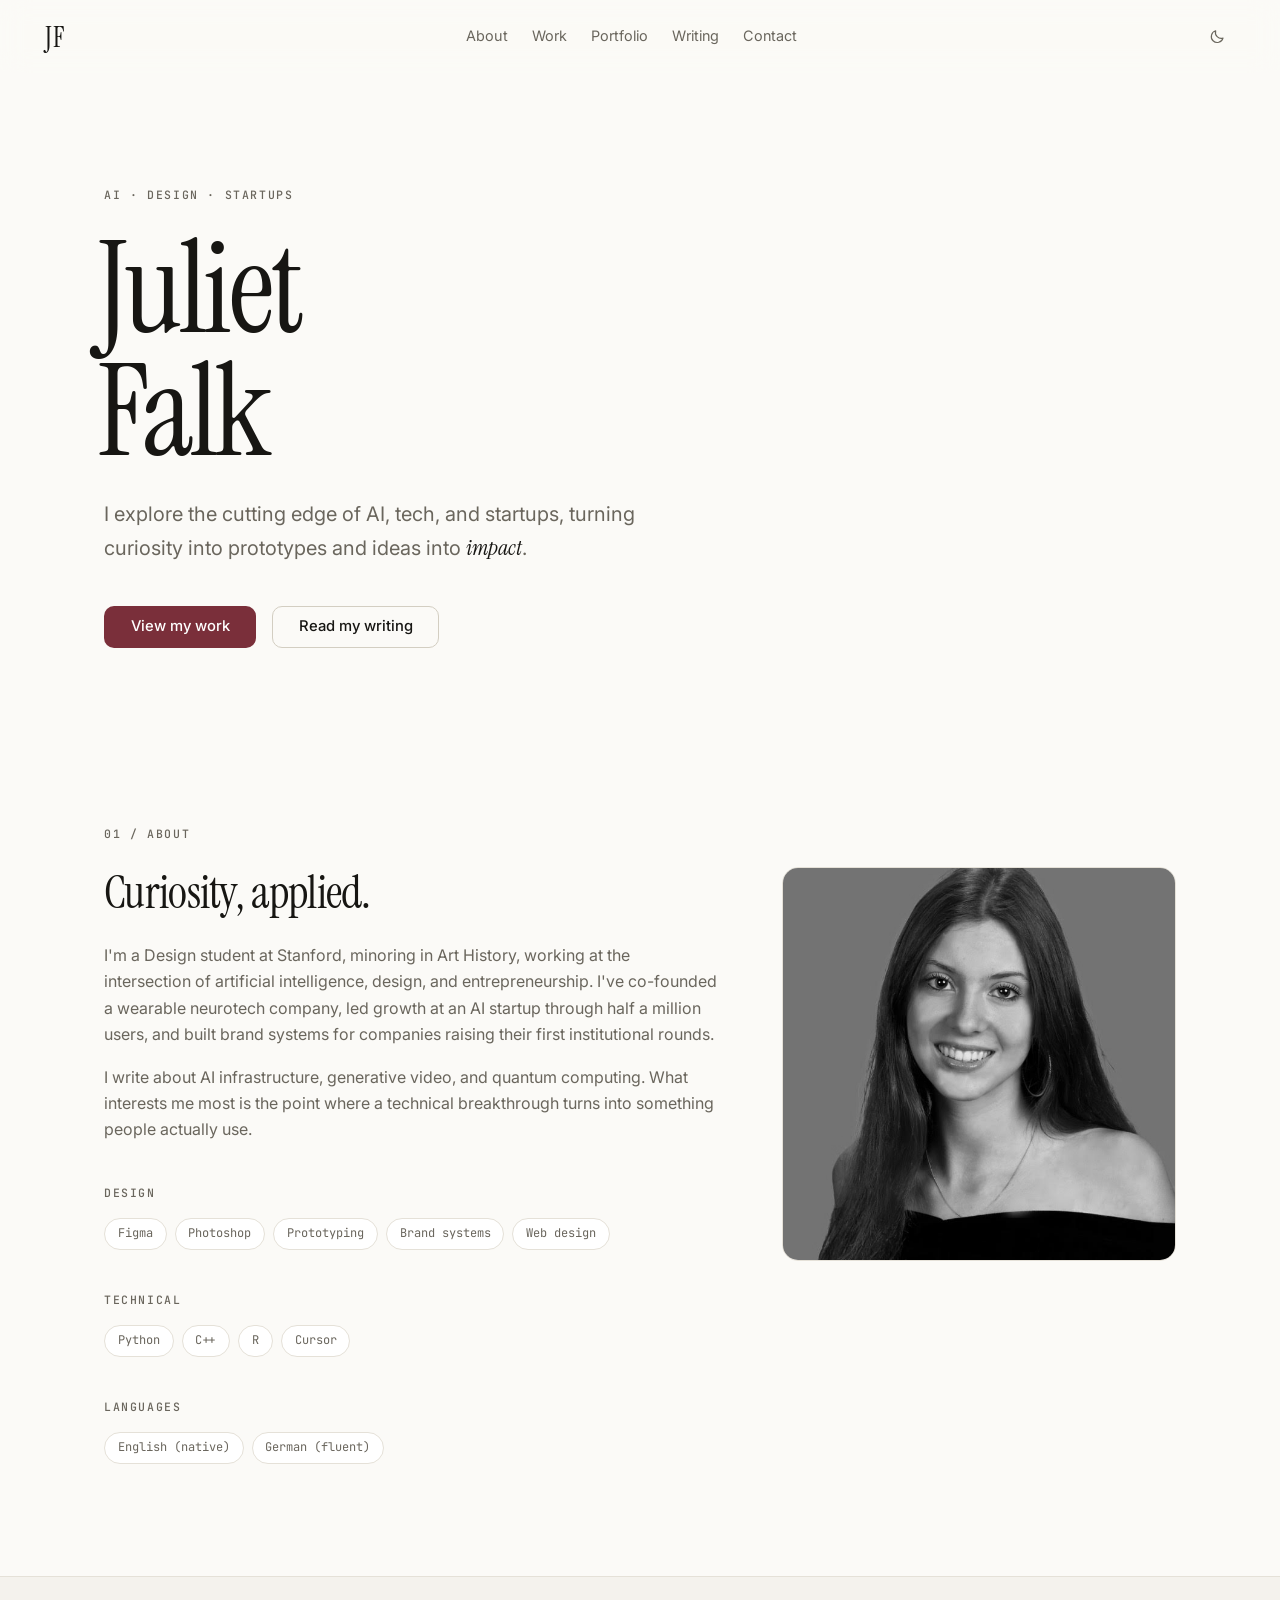
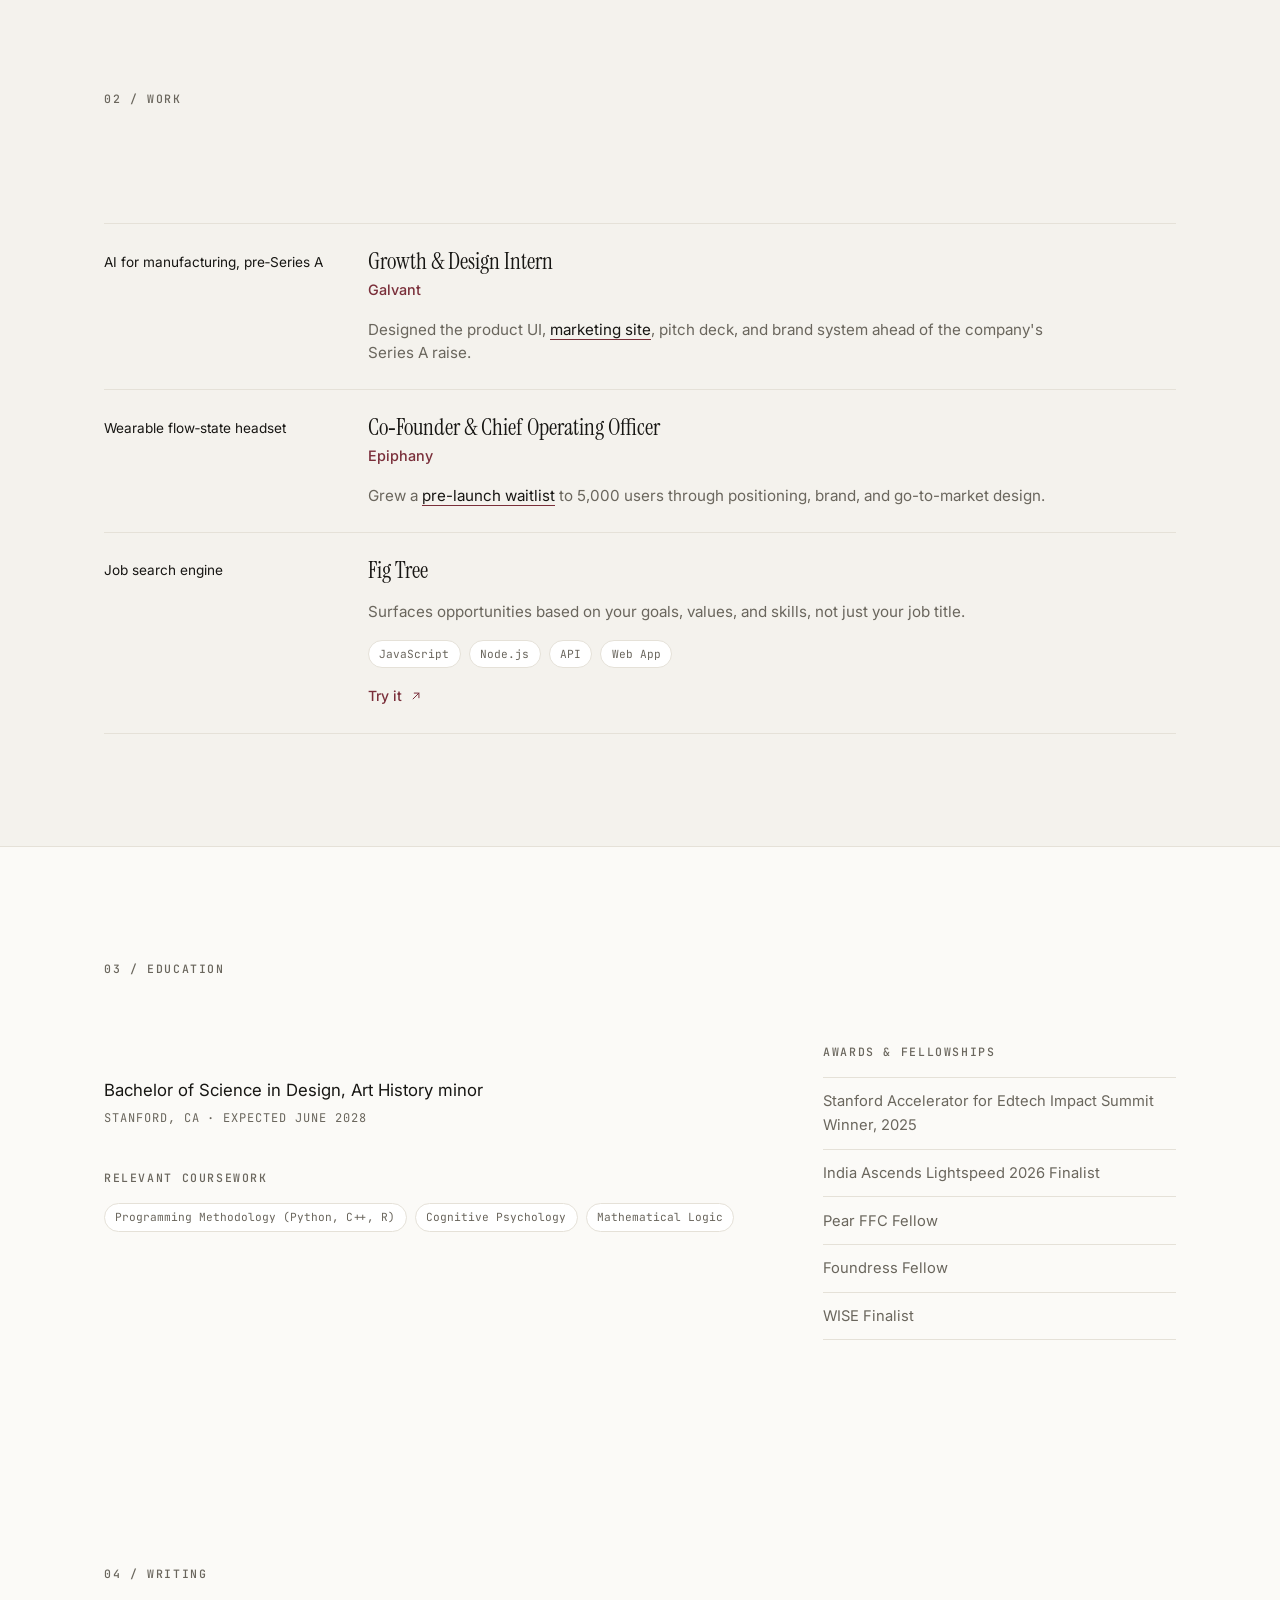
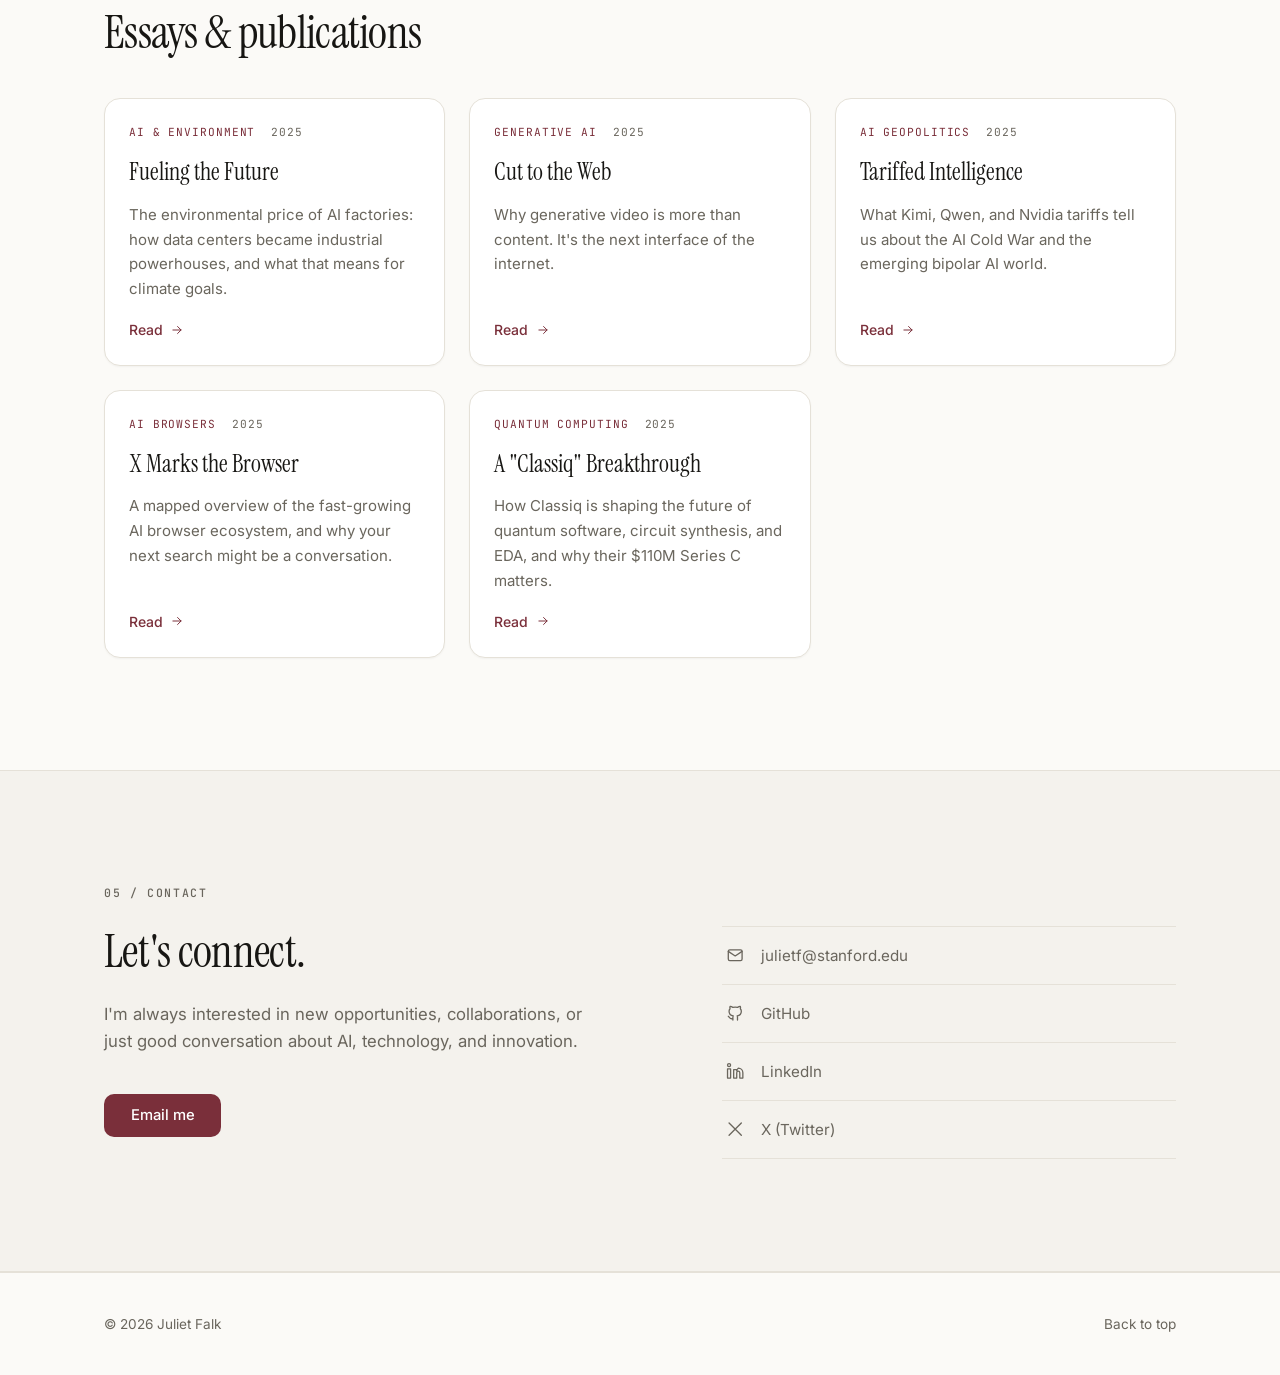
<file: index.html>
<!DOCTYPE html>
<html lang="en">
<head>
    <meta charset="UTF-8">
    <meta name="viewport" content="width=device-width, initial-scale=1.0">
    <title>Juliet Falk | AI, Design, Startups</title>
    <meta name="description" content="Juliet Falk explores the cutting edge of AI, design, and startups, turning curiosity into prototypes and ideas into impact.">
    <meta name="author" content="Juliet Falk">
    <link rel="canonical" href="https://www.julietfalk.com/">

    <meta property="og:type" content="website">
    <meta property="og:url" content="https://www.julietfalk.com/">
    <meta property="og:title" content="Juliet Falk | AI, Design, Startups">
    <meta property="og:description" content="Turning curiosity into prototypes and ideas into impact.">
    <meta property="og:image" content="https://www.julietfalk.com/images/profile.jpg">
    <meta name="twitter:card" content="summary_large_image">

    <link rel="icon" href="data:image/svg+xml,<svg xmlns='http://www.w3.org/2000/svg' viewBox='0 0 32 32'><rect width='32' height='32' rx='7' fill='%23101010'/><text x='16' y='22' font-family='Georgia,serif' font-size='16' fill='%23fafaf8' text-anchor='middle'>JF</text></svg>">

    <link rel="preconnect" href="https://fonts.googleapis.com">
    <link rel="preconnect" href="https://fonts.gstatic.com" crossorigin>
    <link href="https://fonts.googleapis.com/css2?family=Inter:wght@400;500;600&family=Instrument+Serif:ital@0;1&family=JetBrains+Mono:wght@400;500&display=swap" rel="stylesheet">
    <link rel="stylesheet" href="styles.css">

    <script>
        // Applied before first paint so a saved theme doesn't flash the wrong colors
        try {
            var saved = localStorage.getItem('theme');
            if (saved) document.documentElement.dataset.theme = saved;
        } catch (e) {}
    </script>
</head>
<body>
    <a href="#main" class="skip-link">Skip to content</a>

    <header class="nav" id="nav">
        <div class="nav-inner">
            <a href="#home" class="nav-logo" aria-label="Juliet Falk, home">JF</a>

            <nav class="nav-menu" id="nav-menu" aria-label="Primary">
                <a href="#about" class="nav-link">About</a>
                <a href="#work" class="nav-link">Work</a>
                <a href="portfolio.html" class="nav-link">Portfolio</a>
                <a href="#writing" class="nav-link">Writing</a>
                <a href="#contact" class="nav-link">Contact</a>
            </nav>

            <div class="nav-actions">
                <button class="theme-toggle" id="theme-toggle" type="button" aria-label="Switch color theme">
                    <svg class="icon icon-sun" viewBox="0 0 24 24" aria-hidden="true"><circle cx="12" cy="12" r="4.5"/><path d="M12 2v2.5M12 19.5V22M2 12h2.5M19.5 12H22M4.9 4.9l1.8 1.8M17.3 17.3l1.8 1.8M19.1 4.9l-1.8 1.8M6.7 17.3l-1.8 1.8"/></svg>
                    <svg class="icon icon-moon" viewBox="0 0 24 24" aria-hidden="true"><path d="M20 14.5A8.5 8.5 0 0 1 9.5 4a8.5 8.5 0 1 0 10.5 10.5z"/></svg>
                </button>

                <button class="nav-toggle" id="nav-toggle" type="button" aria-label="Menu" aria-expanded="false" aria-controls="nav-menu">
                    <span class="bar"></span>
                    <span class="bar"></span>
                </button>
            </div>
        </div>
    </header>

    <main id="main">
        <section id="home" class="hero">
            <div class="container">
                <p class="eyebrow">AI &middot; Design &middot; Startups</p>

                <h1 class="hero-title">Juliet<br>Falk</h1>

                <p class="lede">
                    I explore the cutting edge of AI, tech, and startups, turning
                    curiosity into prototypes and ideas into <em>impact</em>.
                </p>

                <div class="hero-actions">
                    <a href="#work" class="btn btn-primary">View my work</a>
                    <a href="#writing" class="btn btn-ghost">Read my writing</a>
                </div>
            </div>
        </section>

        <section id="about" class="section">
            <div class="container">
                <p class="eyebrow">01 / About</p>
                <div class="about-grid">
                    <div class="about-copy">
                        <h2 class="section-title">Curiosity, applied.</h2>
                        <p>
                            I'm a Design student at Stanford, minoring in Art History, working
                            at the intersection of artificial intelligence, design, and
                            entrepreneurship. I've co-founded a wearable neurotech company, led
                            growth at an AI startup through half a million users, and built brand
                            systems for companies raising their first institutional rounds.
                        </p>
                        <p>
                            I write about AI infrastructure, generative video, and quantum
                            computing. What interests me most is the point where a technical
                            breakthrough turns into something people actually use.
                        </p>

                        <h3 class="micro-title">Design</h3>
                        <ul class="tags">
                            <li>Figma</li>
                            <li>Photoshop</li>
                            <li>Prototyping</li>
                            <li>Brand systems</li>
                            <li>Web design</li>
                        </ul>

                        <h3 class="micro-title">Technical</h3>
                        <ul class="tags">
                            <li>Python</li>
                            <li>C++</li>
                            <li>R</li>
                            <li>Cursor</li>
                        </ul>

                        <h3 class="micro-title">Languages</h3>
                        <ul class="tags">
                            <li>English (native)</li>
                            <li>German (fluent)</li>
                        </ul>
                    </div>

                    <figure class="about-figure">
                        <img src="images/profile.jpg" alt="Portrait of Juliet Falk" width="648" height="648" loading="lazy" decoding="async">
                    </figure>
                </div>
            </div>
        </section>

        <section id="work" class="section section-alt">
            <div class="container">
                <p class="eyebrow">02 / Work</p>
                <h2 class="section-title">Projects &amp; experience</h2>

                <ol class="exp-list">
                    <li class="exp-item">
                        <div class="exp-when">
                            <span class="exp-note">AI for manufacturing, pre&#8209;Series&nbsp;A</span>
                        </div>
                        <div class="exp-what">
                            <h3 class="exp-role">Growth &amp; Design Intern</h3>
                            <p class="exp-org">Galvant</p>
                            <ul class="exp-points">
                                <li>Designed the product UI, <a href="https://galvant.ai" target="_blank" rel="noopener">marketing site</a>, pitch deck, and brand system ahead of the company's Series A raise.</li>
                            </ul>
                        </div>
                    </li>

                    <li class="exp-item">
                        <div class="exp-when">
                            <span class="exp-note">Wearable flow&#8209;state headset</span>
                        </div>
                        <div class="exp-what">
                            <h3 class="exp-role">Co&#8209;Founder &amp; Chief Operating Officer</h3>
                            <p class="exp-org">Epiphany</p>
                            <ul class="exp-points">
                                <li>Grew a <a href="https://epiphanywaitlist.com/" target="_blank" rel="noopener">pre-launch waitlist</a> to 5,000 users through positioning, brand, and go-to-market design.</li>
                            </ul>
                        </div>
                    </li>

                    <li class="exp-item">
                        <div class="exp-when">
                            <span class="exp-note">Job search engine</span>
                        </div>
                        <div class="exp-what">
                            <h3 class="exp-role">Fig Tree</h3>
                            <ul class="exp-points">
                                <li>Surfaces opportunities based on your goals, values, and skills, not just your job title.</li>
                            </ul>
                            <ul class="tags tags-sm exp-tags">
                                <li>JavaScript</li>
                                <li>Node.js</li>
                                <li>API</li>
                                <li>Web App</li>
                            </ul>
                            <a href="https://fig-tree-pathfinder.lovable.app" class="card-link exp-link" target="_blank" rel="noopener">
                                Try it
                                <svg class="icon" viewBox="0 0 24 24" aria-hidden="true"><path d="M7 17 17 7M9 7h8v8"/></svg>
                            </a>
                        </div>
                    </li>
                </ol>
            </div>
        </section>

        <section id="education" class="section">
            <div class="container">
                <p class="eyebrow">03 / Education</p>
                <div class="edu-grid">
                    <div>
                        <h2 class="section-title">Stanford University</h2>
                        <p class="edu-degree">Bachelor of Science in Design, Art History minor</p>
                        <p class="edu-meta">Stanford, CA &middot; Expected June 2028</p>

                        <h3 class="micro-title">Relevant coursework</h3>
                        <ul class="tags tags-sm">
                            <li>Programming Methodology (Python, C++, R)</li>
                            <li>Cognitive Psychology</li>
                            <li>Mathematical Logic</li>
                        </ul>
                    </div>

                    <div>
                        <h3 class="micro-title">Awards &amp; fellowships</h3>
                        <ul class="award-list">
                            <li>Stanford Accelerator for Edtech Impact Summit Winner, 2025</li>
                            <li>India Ascends Lightspeed 2026 Finalist</li>
                            <li>Pear FFC Fellow</li>
                            <li>Foundress Fellow</li>
                            <li>WISE Finalist</li>
                        </ul>
                    </div>
                </div>
            </div>
        </section>


        <section id="writing" class="section">
            <div class="container">
                <p class="eyebrow">04 / Writing</p>
                <h2 class="section-title">Essays &amp; publications</h2>

                <div class="card-grid">
                    <article class="card">
                        <p class="card-meta"><span>AI &amp; Environment</span><span>2025</span></p>
                        <h3 class="card-title">Fueling the Future</h3>
                        <p class="card-body">
                            The environmental price of AI factories: how data centers became
                            industrial powerhouses, and what that means for climate goals.
                        </p>
                        <a href="https://substack.com/home/post/p-170798608" class="card-link" target="_blank" rel="noopener">
                            Read
                            <svg class="icon" viewBox="0 0 24 24" aria-hidden="true"><path d="M5 12h14M13 6l6 6-6 6"/></svg>
                        </a>
                    </article>

                    <article class="card">
                        <p class="card-meta"><span>Generative AI</span><span>2025</span></p>
                        <h3 class="card-title">Cut to the Web</h3>
                        <p class="card-body">
                            Why generative video is more than content. It's the next interface
                            of the internet.
                        </p>
                        <a href="https://substack.com/home/post/p-169783555" class="card-link" target="_blank" rel="noopener">
                            Read
                            <svg class="icon" viewBox="0 0 24 24" aria-hidden="true"><path d="M5 12h14M13 6l6 6-6 6"/></svg>
                        </a>
                    </article>

                    <article class="card">
                        <p class="card-meta"><span>AI Geopolitics</span><span>2025</span></p>
                        <h3 class="card-title">Tariffed Intelligence</h3>
                        <p class="card-body">
                            What Kimi, Qwen, and Nvidia tariffs tell us about the AI Cold War
                            and the emerging bipolar AI world.
                        </p>
                        <a href="https://substack.com/home/post/p-169175895" class="card-link" target="_blank" rel="noopener">
                            Read
                            <svg class="icon" viewBox="0 0 24 24" aria-hidden="true"><path d="M5 12h14M13 6l6 6-6 6"/></svg>
                        </a>
                    </article>

                    <article class="card">
                        <p class="card-meta"><span>AI Browsers</span><span>2025</span></p>
                        <h3 class="card-title">X Marks the Browser</h3>
                        <p class="card-body">
                            A mapped overview of the fast-growing AI browser ecosystem, and why
                            your next search might be a conversation.
                        </p>
                        <a href="https://substack.com/home/post/p-168592863" class="card-link" target="_blank" rel="noopener">
                            Read
                            <svg class="icon" viewBox="0 0 24 24" aria-hidden="true"><path d="M5 12h14M13 6l6 6-6 6"/></svg>
                        </a>
                    </article>

                    <article class="card">
                        <p class="card-meta"><span>Quantum Computing</span><span>2025</span></p>
                        <h3 class="card-title">A "Classiq" Breakthrough</h3>
                        <p class="card-body">
                            How Classiq is shaping the future of quantum software, circuit
                            synthesis, and EDA, and why their $110M Series C matters.
                        </p>
                        <a href="https://substack.com/home/post/p-167207742" class="card-link" target="_blank" rel="noopener">
                            Read
                            <svg class="icon" viewBox="0 0 24 24" aria-hidden="true"><path d="M5 12h14M13 6l6 6-6 6"/></svg>
                        </a>
                    </article>
                </div>
            </div>
        </section>

        <section id="contact" class="section section-alt">
            <div class="container">
                <p class="eyebrow">05 / Contact</p>
                <div class="contact-grid">
                    <div>
                        <h2 class="section-title">Let's connect.</h2>
                        <p class="lede lede-sm">
                            I'm always interested in new opportunities, collaborations, or just
                            good conversation about AI, technology, and innovation.
                        </p>
                        <a href="mailto:julietf@stanford.edu" class="btn btn-primary">Email me</a>
                    </div>

                    <ul class="contact-list">
                        <li>
                            <a href="mailto:julietf@stanford.edu">
                                <svg class="icon" viewBox="0 0 24 24" aria-hidden="true"><rect x="3" y="5" width="18" height="14" rx="2"/><path d="m3 7 9 6 9-6"/></svg>
                                <span>julietf@stanford.edu</span>
                            </a>
                        </li>
                        <li>
                            <a href="https://github.com/julietfalk" target="_blank" rel="noopener">
                                <svg class="icon" viewBox="0 0 24 24" aria-hidden="true"><path d="M9 19c-4.3 1.4-4.3-2.5-6-3m12 5v-3.5c0-1 .1-1.4-.5-2 2.8-.3 5.5-1.4 5.5-6a4.6 4.6 0 0 0-1.3-3.2 4.2 4.2 0 0 0-.1-3.2s-1.1-.3-3.5 1.3a12 12 0 0 0-6.2 0C6.5 2.8 5.4 3.1 5.4 3.1a4.2 4.2 0 0 0-.1 3.2A4.6 4.6 0 0 0 4 9.5c0 4.6 2.7 5.7 5.5 6-.6.6-.6 1.2-.5 2V21"/></svg>
                                <span>GitHub</span>
                            </a>
                        </li>
                        <li>
                            <a href="https://linkedin.com/in/juliet-falk" target="_blank" rel="noopener">
                                <svg class="icon" viewBox="0 0 24 24" aria-hidden="true"><path d="M16 8a6 6 0 0 1 6 6v7h-4v-7a2 2 0 0 0-4 0v7h-4v-11h4v1.5A6 6 0 0 1 16 8z"/><rect x="2" y="9" width="4" height="12"/><circle cx="4" cy="4" r="2"/></svg>
                                <span>LinkedIn</span>
                            </a>
                        </li>
                        <li>
                            <a href="https://x.com/julietfalk1543" target="_blank" rel="noopener">
                                <svg class="icon" viewBox="0 0 24 24" aria-hidden="true"><path d="M4 4l16 16M20 4L4 20"/></svg>
                                <span>X (Twitter)</span>
                            </a>
                        </li>
                    </ul>
                </div>
            </div>
        </section>
    </main>

    <footer class="footer">
        <div class="container footer-inner">
            <span>&copy; <span id="year">2026</span> Juliet Falk</span>
            <a href="#home">Back to top</a>
        </div>
    </footer>

    <script src="script.js"></script>
</body>
</html>
</file>
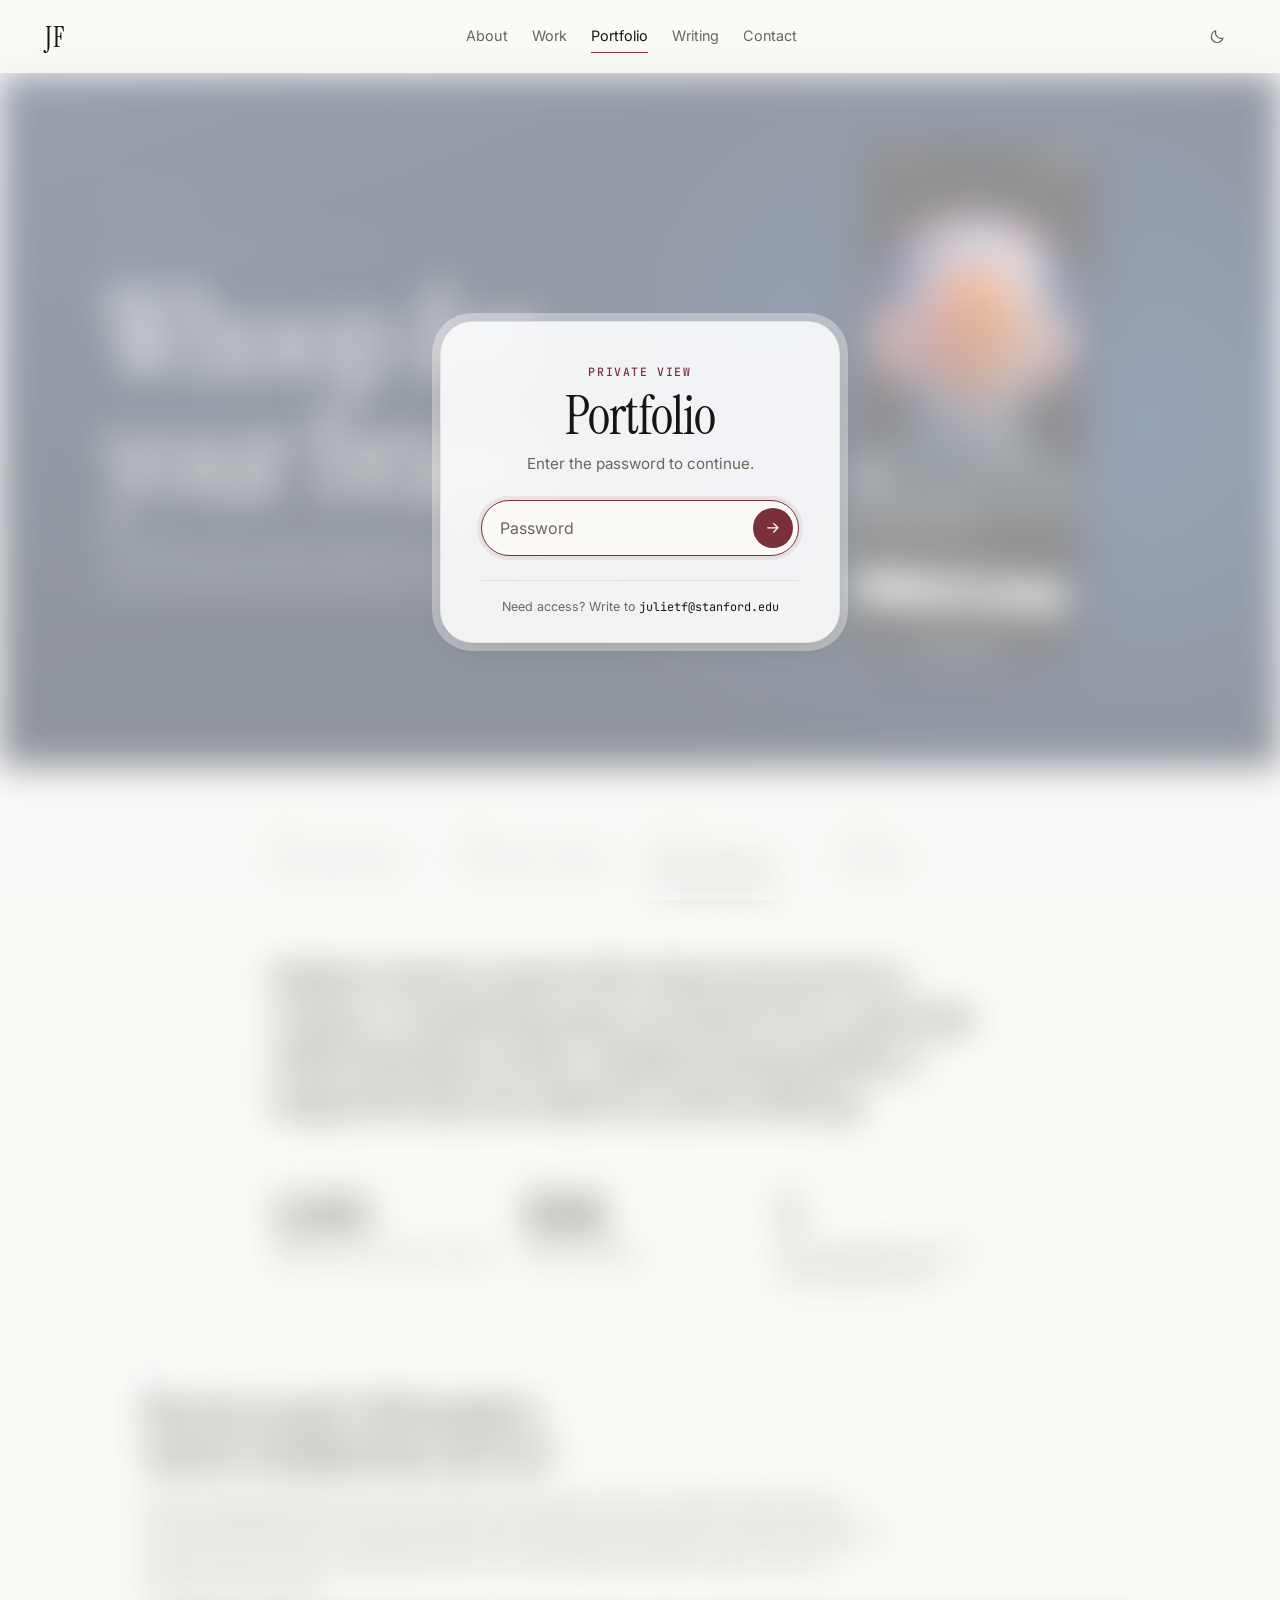
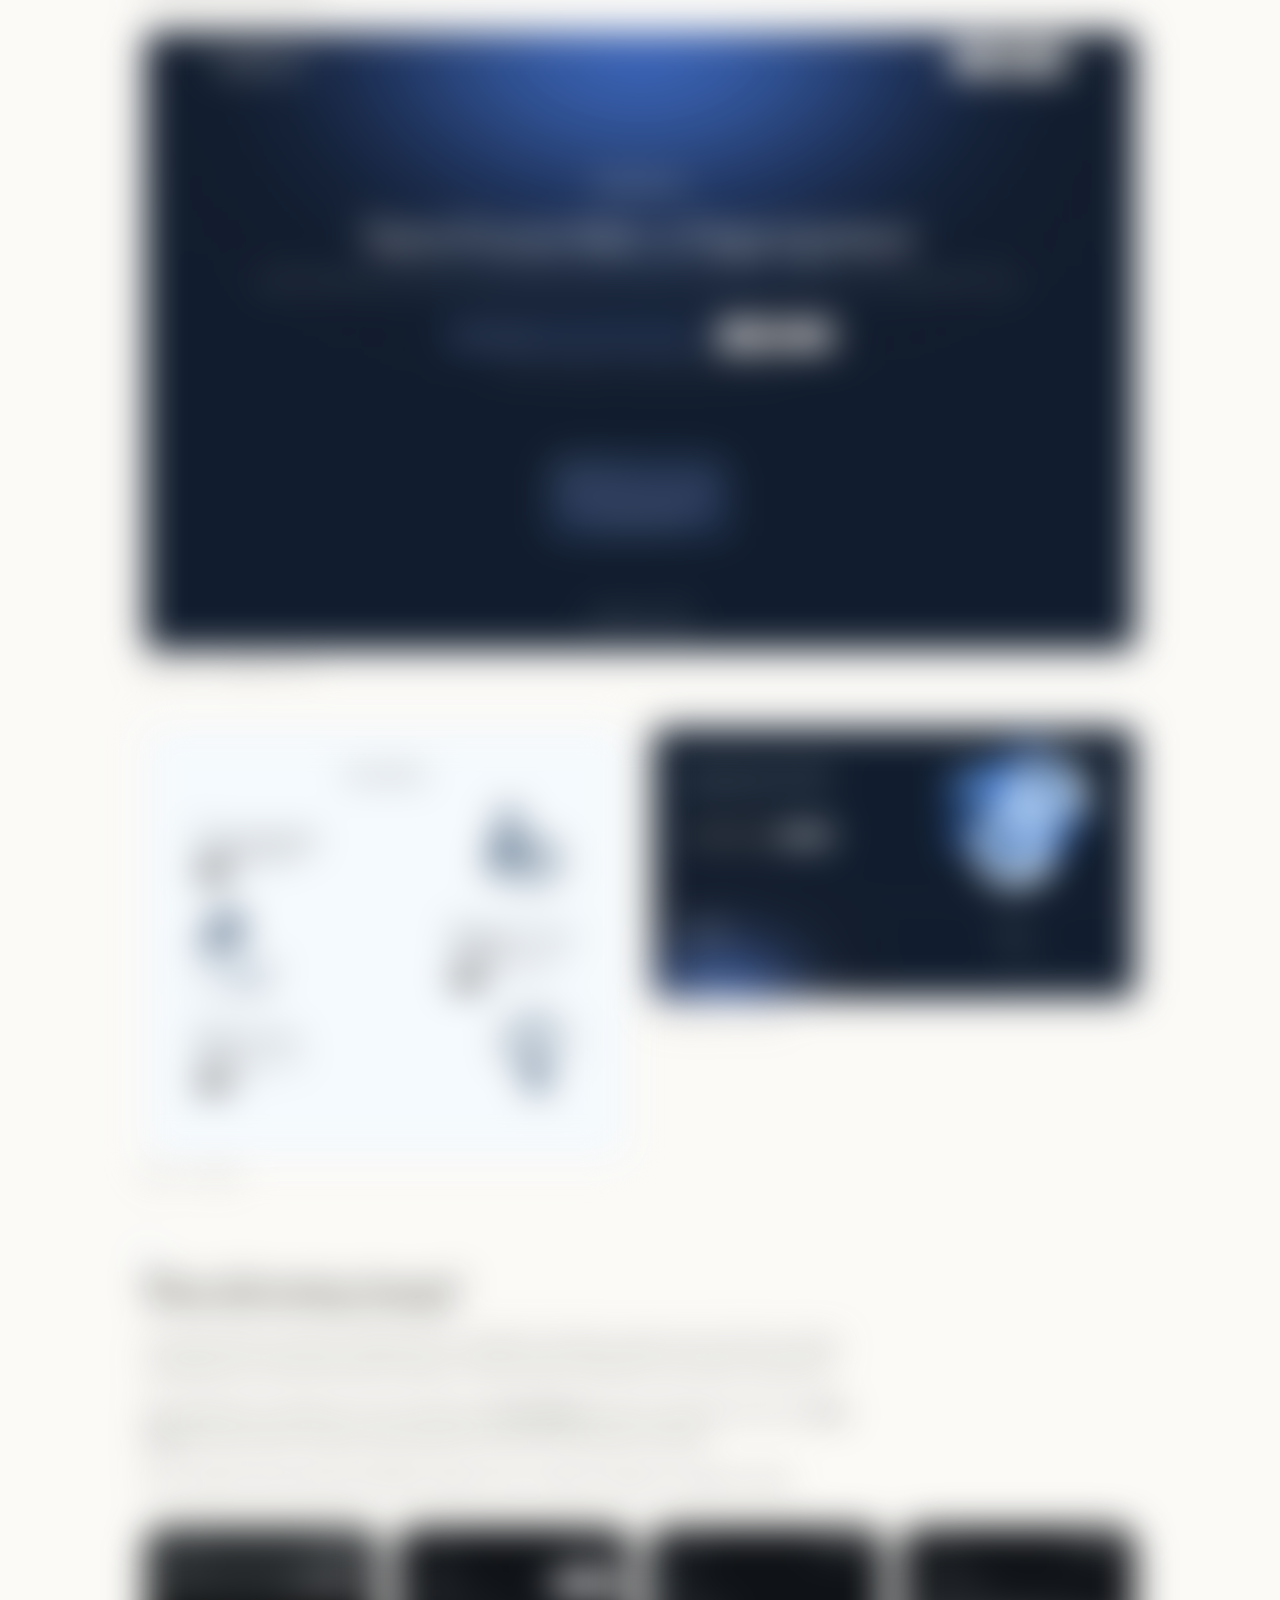
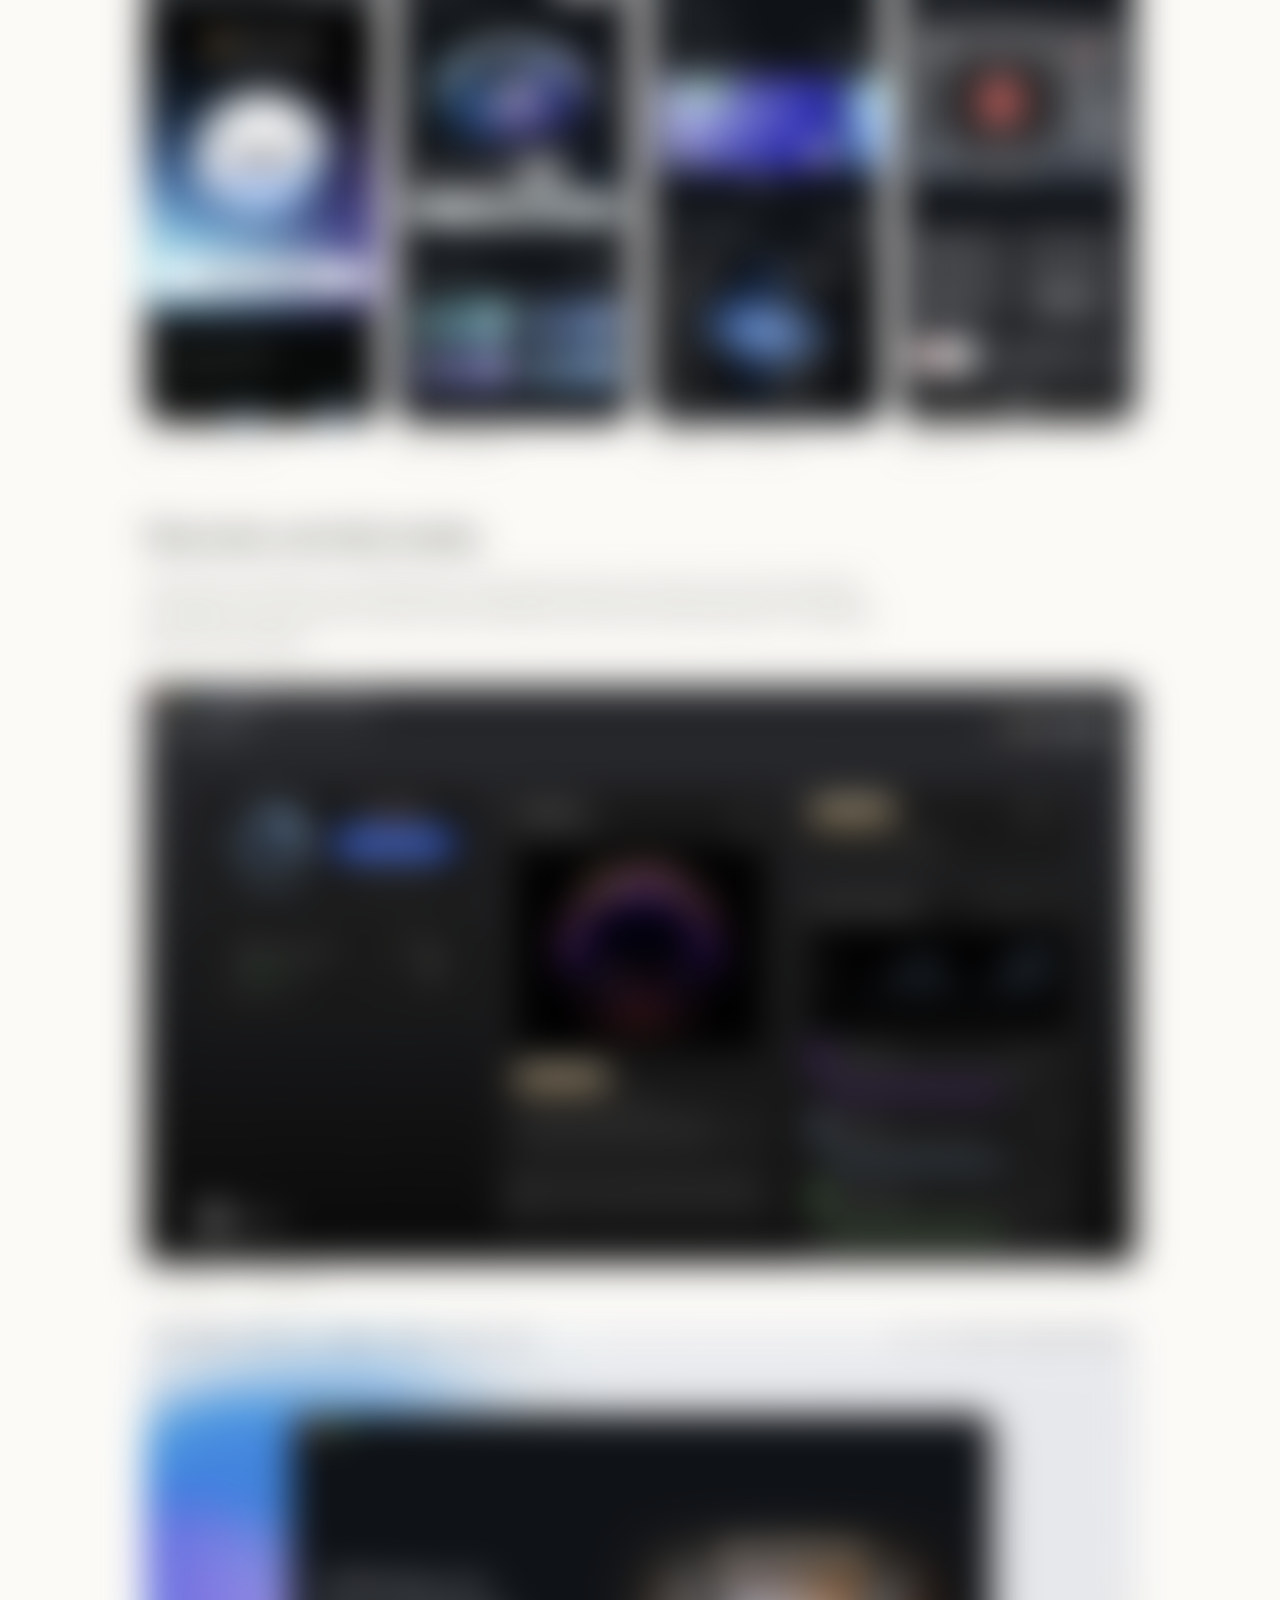
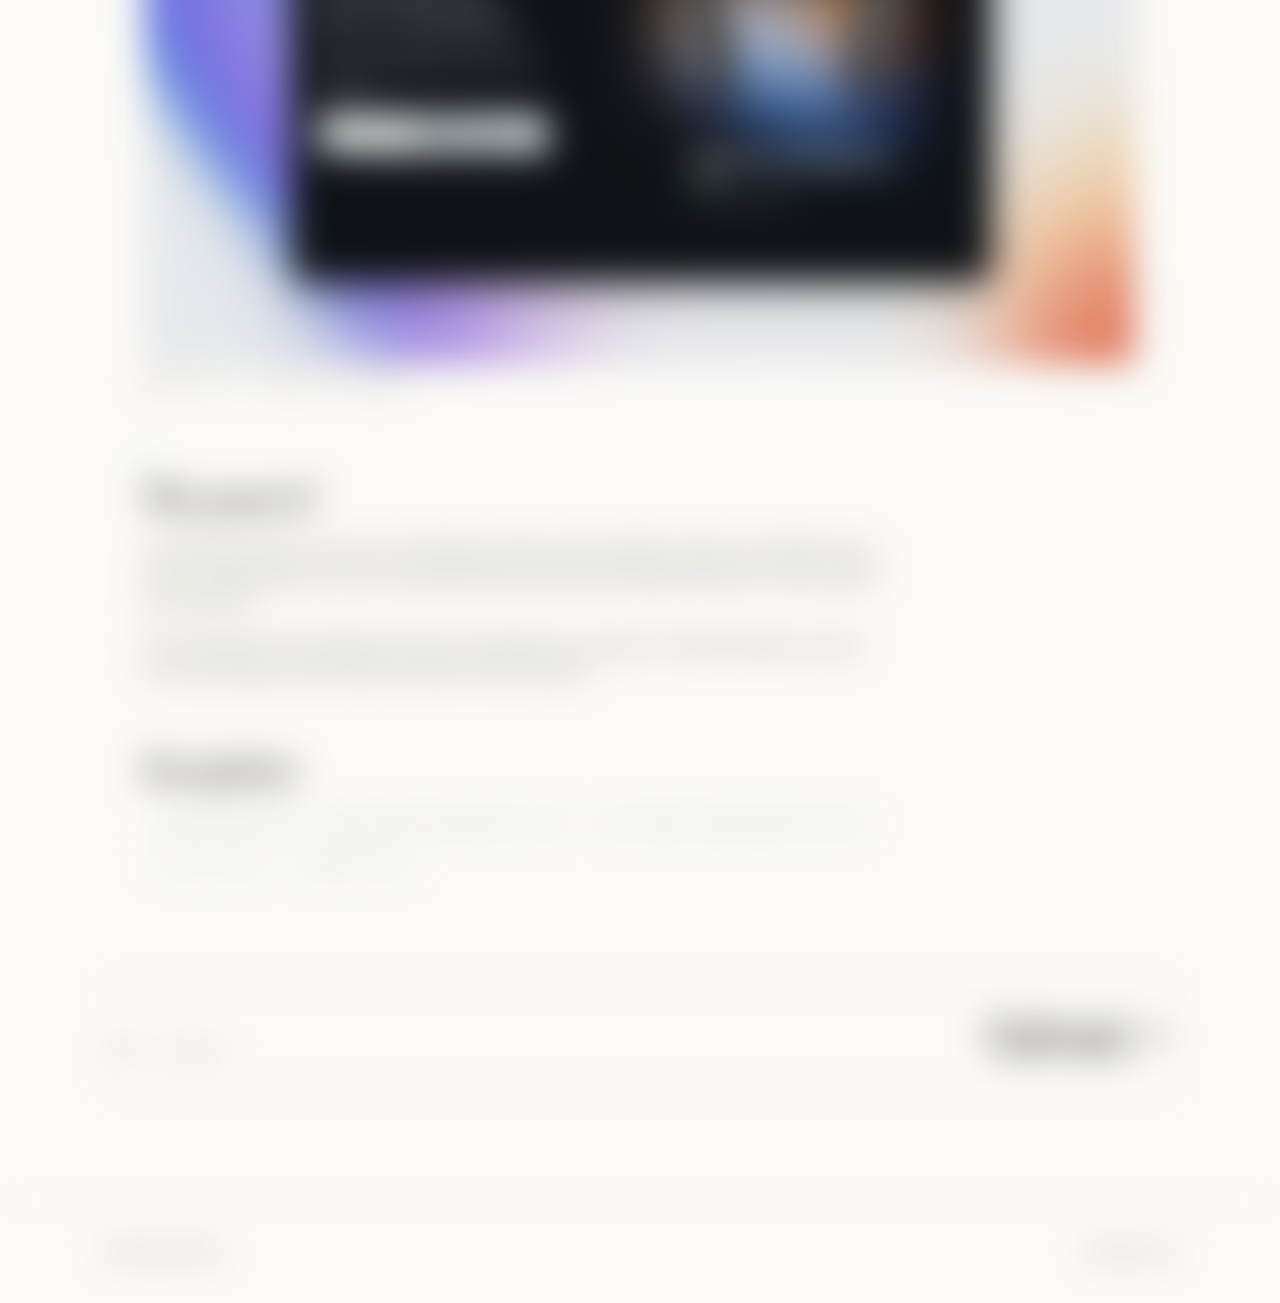
<file: portfolio-epiphany.html>
<!DOCTYPE html>
<html lang="en">
<head>
    <meta charset="UTF-8">
    <meta name="viewport" content="width=device-width, initial-scale=1.0">
    <title>Epiphany | Juliet Falk</title>
    <meta name="description" content="Case study: brand, waitlist site and app design for Epiphany.">
    <meta name="author" content="Juliet Falk">
    <!-- Kept out of search results: these pages are shared by link with a password -->
    <meta name="robots" content="noindex">

    <link rel="icon" href="data:image/svg+xml,<svg xmlns='http://www.w3.org/2000/svg' viewBox='0 0 32 32'><rect width='32' height='32' rx='7' fill='%23101010'/><text x='16' y='22' font-family='Georgia,serif' font-size='16' fill='%23fafaf8' text-anchor='middle'>JF</text></svg>">

    <link rel="preconnect" href="https://fonts.googleapis.com">
    <link rel="preconnect" href="https://fonts.gstatic.com" crossorigin>
    <link href="https://fonts.googleapis.com/css2?family=Inter:wght@400;500;600&family=Instrument+Serif:ital@0;1&family=JetBrains+Mono:wght@400;500&family=DM+Serif+Display:ital@0;1&family=Manrope:wght@500;700&family=Caveat:wght@500&display=swap" rel="stylesheet">
    <link rel="stylesheet" href="styles.css">
    <link rel="stylesheet" href="portfolio.css">

    <script>
        // Applied before first paint: saved theme, and the password bubble on a first visit
        try {
            var saved = localStorage.getItem('theme');
            if (saved) document.documentElement.dataset.theme = saved;
        } catch (e) {}
        try {
            if (localStorage.getItem('jf-portfolio-unlocked') !== '1') {
                document.documentElement.classList.add('is-locked');
            }
        } catch (e) {
            document.documentElement.classList.add('is-locked');
        }
    </script>
</head>
<body class="">
    <a href="#main" class="skip-link">Skip to content</a>

    <header class="nav" id="nav">
        <div class="nav-inner">
            <a href="index.html" class="nav-logo" aria-label="Juliet Falk, home">JF</a>

            <nav class="nav-menu" id="nav-menu" aria-label="Primary">
                <a href="index.html#about" class="nav-link">About</a>
                <a href="index.html#work" class="nav-link">Work</a>
                <a href="portfolio.html" class="nav-link is-active" aria-current="page">Portfolio</a>
                <a href="index.html#writing" class="nav-link">Writing</a>
                <a href="index.html#contact" class="nav-link">Contact</a>
            </nav>

            <div class="nav-actions">
                <button class="theme-toggle" id="theme-toggle" type="button" aria-label="Switch color theme">
                    <svg class="icon icon-sun" viewBox="0 0 24 24" aria-hidden="true"><circle cx="12" cy="12" r="4.5"/><path d="M12 2v2.5M12 19.5V22M2 12h2.5M19.5 12H22M4.9 4.9l1.8 1.8M17.3 17.3l1.8 1.8M19.1 4.9l-1.8 1.8M6.7 17.3l-1.8 1.8"/></svg>
                    <svg class="icon icon-moon" viewBox="0 0 24 24" aria-hidden="true"><path d="M20 14.5A8.5 8.5 0 0 1 9.5 4a8.5 8.5 0 1 0 10.5 10.5z"/></svg>
                </button>

                <button class="nav-toggle" id="nav-toggle" type="button" aria-label="Menu" aria-expanded="false" aria-controls="nav-menu">
                    <span class="bar"></span>
                    <span class="bar"></span>
                </button>
            </div>
        </div>
    </header>

    <main id="main">
        <article class="story story-epiphany">
            <header class="e-hero">
                <div class="container e-hero-inner">
                    <div>
                        <a class="crumb" href="portfolio.html"><svg class="icon" viewBox="0 0 24 24" aria-hidden="true"><path d="M19 12H5M11 6l-6 6 6 6"/></svg> Portfolio</a>
                        <p class="plate-kicker">Case 02 &middot; Epiphany, 2025 to 2026</p>
                        <h1 class="e-tagline">Whoop for<br>your brain.</h1>
                        <p class="e-sub">A headset and an app for getting into deep focus on demand, and tracking it over time.</p>
                    </div>
                    <img class="e-phone zoom" src="images/portfolio/epiphany/app-onboarding-3.jpg" alt="Epiphany app onboarding screen: Meet Epiphany" width="396" height="859">
                </div>
            </header>

            <div class="container e-body">
                <dl class="facts facts-plain">
                    <div><dt>Role</dt><dd>Co&#8209;Founder &amp; COO</dd></div>
                    <div><dt>When</dt><dd>Jul 2025 to Jul 2026</dd></div>
                    <div><dt>My part</dt><dd>Brand, waitlist site, mobile app design</dd></div>
                    <div><dt>Status</dt><dd>On pause</dd></div>
                </dl>

                <p class="e-lead">
                    Epiphany started as research with a friend and turned into a
                    company: a wearable that primes your brain for focus, paired with
                    software that keeps you there. Alongside running operations, I
                    designed the brand, the waitlist site, and the mobile app.
                </p>

                <ul class="stat-row">
                    <li><span class="stat-n">5,000</span><span class="stat-l">people on the waitlist before launch</span></li>
                    <li><span class="stat-n">$10K</span><span class="stat-l">raised from angels</span></li>
                    <li><span class="stat-n">3</span><span class="stat-l">events: Lightspeed India, CES, Stanford EdTech Summit</span></li>
                </ul>

                <section class="e-q">
                    <h2>How do you get 5,000 people to wait for a headset they can't try?</h2>
                    <p>
                        With a landing page that sold the vision before the hardware
                        existed. It walked people through what the headset would do and
                        what a session would feel like, then asked for an email. We
                        took the same story on the road, to Lightspeed India, CES, and
                        the Stanford EdTech Summit, and ran it through online channels.
                    </p>
                    <figure class="shot e-wide">
                        <img class="zoom shot-natural" src="images/portfolio/epiphany/landing-hero.jpg" alt="Epiphany waitlist landing page: Turn Focus Into a Superpower" width="1352" height="845" loading="lazy">
                        <figcaption>Waitlist landing page</figcaption>
                    </figure>
                    <div class="shots e-wide">
                        <figure class="shot">
                            <img class="zoom shot-natural" src="images/portfolio/epiphany/landing-how-it-works.jpg" alt="Landing page section explaining how Epiphany works" width="1350" height="1204" loading="lazy">
                            <figcaption>How it works</figcaption>
                        </figure>
                        <figure class="shot">
                            <img class="zoom shot-natural" src="images/portfolio/epiphany/landing-preorder.jpg" alt="Landing page pre-order section" width="1352" height="758" loading="lazy">
                            <figcaption>Pre-order sign-up</figcaption>
                        </figure>
                    </div>
                </section>

                <section class="e-q">
                    <h2>What did testing change?</h2>
                    <p>
                        The whole idea of the app. Testing told us it needed to feel
                        like a game and work like a tracker, something you check and
                        want to improve. That is where "Whoop for your brain" came from.
                    </p>
                    <p>
                        We designed two additions for the mobile app. <strong>Flow
                        games</strong> ease the transition into focus. <strong>Flow
                        hubs</strong> let productivity creators lead sessions, the way a
                        host leads a podcast.
                    </p>
                    <p>
                        Every session earns points and feeds a daily score, so there
                        is always a number to beat.
                    </p>
                    <div class="phone-row e-wide">
                        <figure><img class="zoom" src="images/portfolio/epiphany/app-home.jpg" alt="Epiphany app home screen with a daily focus score and flow timeline" loading="lazy"><figcaption>Home &middot; daily score</figcaption></figure>
                        <figure><img class="zoom" src="images/portfolio/epiphany/app-flow.jpg" alt="Epiphany app screen for starting a focus session and earning points" loading="lazy"><figcaption>Start a session</figcaption></figure>
                        <figure><img class="zoom" src="images/portfolio/epiphany/app-flow-jams.jpg" alt="Epiphany app screen for exploring live sessions from flow hubs" loading="lazy"><figcaption>Flow hubs &middot; live jams</figcaption></figure>
                        <figure><img class="zoom" src="images/portfolio/epiphany/app-jam.jpg" alt="Epiphany app screen inside a group focus session" loading="lazy"><figcaption>Inside a jam</figcaption></figure>
                    </div>
                </section>

                <section class="e-q e-plain">
                    <h2>One score, on every screen.</h2>
                    <p>
                        The same score follows you off the phone. The browser shows a
                        live view of your focus and lets you share your score, and one
                        switch mutes notifications and blocks distracting sites. The
                        desktop app pairs the headset.
                    </p>
                    <figure class="shot e-wide">
                        <img class="zoom shot-natural" src="images/portfolio/epiphany/browser-dashboard.jpg" alt="Epiphany browser dashboard with a focus score, live visualization and session timeline" width="1182" height="689" loading="lazy">
                        <figcaption>AI browser &middot; dashboard</figcaption>
                    </figure>
                    <figure class="shot e-wide">
                        <img class="zoom shot-natural" src="images/portfolio/epiphany/desktop-pairing.jpg" alt="Epiphany desktop app pairing the headset" width="752" height="486" loading="lazy">
                        <figcaption>Desktop app &middot; pairing the headset</figcaption>
                    </figure>
                </section>

                <section class="e-q">
                    <h2>Why pause it?</h2>
                    <p>
                        To give the hard part more time. The hardware and the science
                        behind it need more iteration than a launch schedule allows,
                        and we would rather tinker than ship something half right. It
                        is still a project we care about.
                    </p>
                    <p>
                        In the meantime it did a different job well. The waitlist was a
                        real test of whether people are ready for focus tracking on
                        their head, and 5,000 of them said yes.
                    </p>
                </section>

                <section class="e-q e-recognition">
                    <h2>Recognition</h2>
                    <ul class="tags">
                        <li>Stanford Accelerator for Edtech Impact Summit Winner, 2025</li>
                        <li>India Ascends Lightspeed 2026 Finalist</li>
                        <li>Pear FFC Fellow</li>
                        <li>Foundress Fellow</li>
                    </ul>
                </section>
            </div>

            <nav class="container next-case" aria-label="More case studies">
                <a href="portfolio-galvant.html">
                    <span class="eyebrow">Next &middot; Case 01</span>
                    <span class="next-name">Galvant <svg class="icon" viewBox="0 0 24 24" aria-hidden="true"><path d="M5 12h14M13 6l6 6-6 6"/></svg></span>
                </a>
            </nav>
        </article>
    </main>

    <footer class="footer" id="footer">
        <div class="container footer-inner">
            <span>&copy; <span id="year">2026</span> Juliet Falk</span>
            <a href="index.html">Back to home</a>
        </div>
    </footer>

    <script src="script.js"></script>
    <script src="portfolio.js"></script>
</body>
</html>
</file>
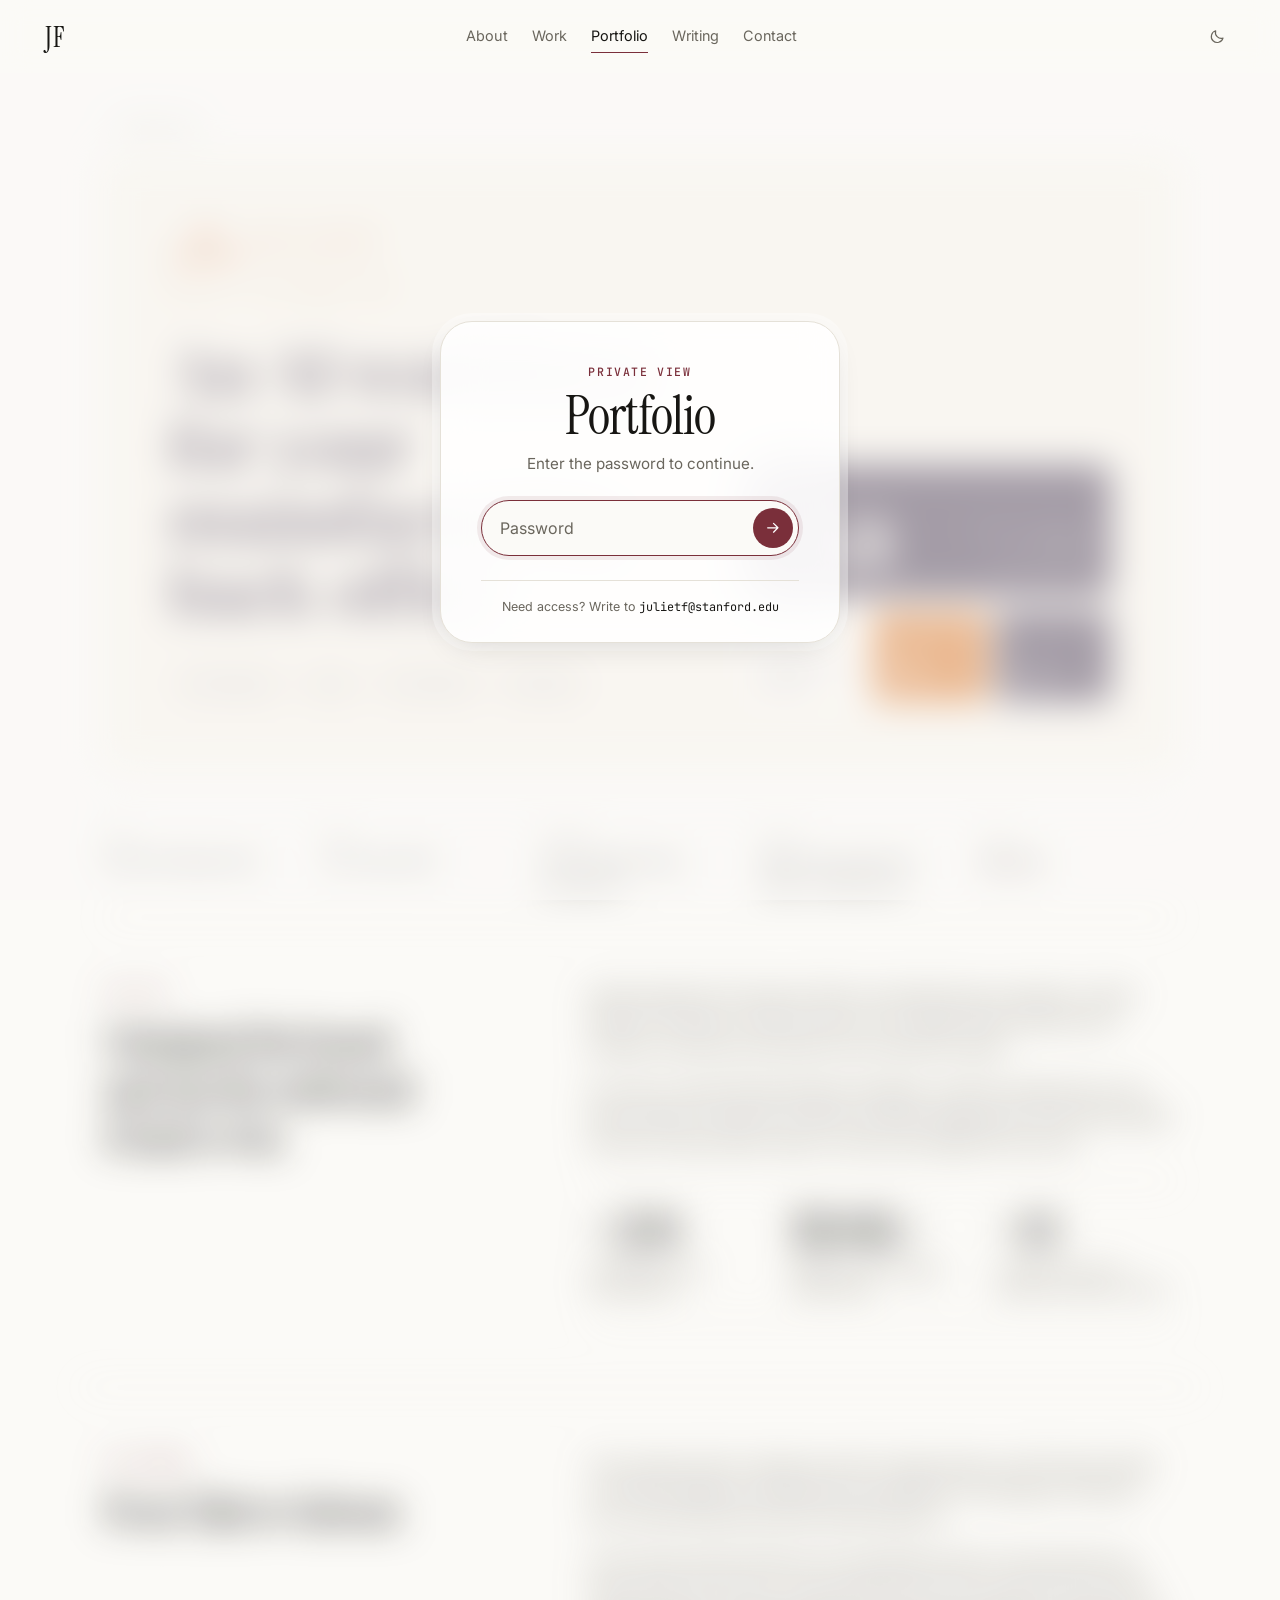
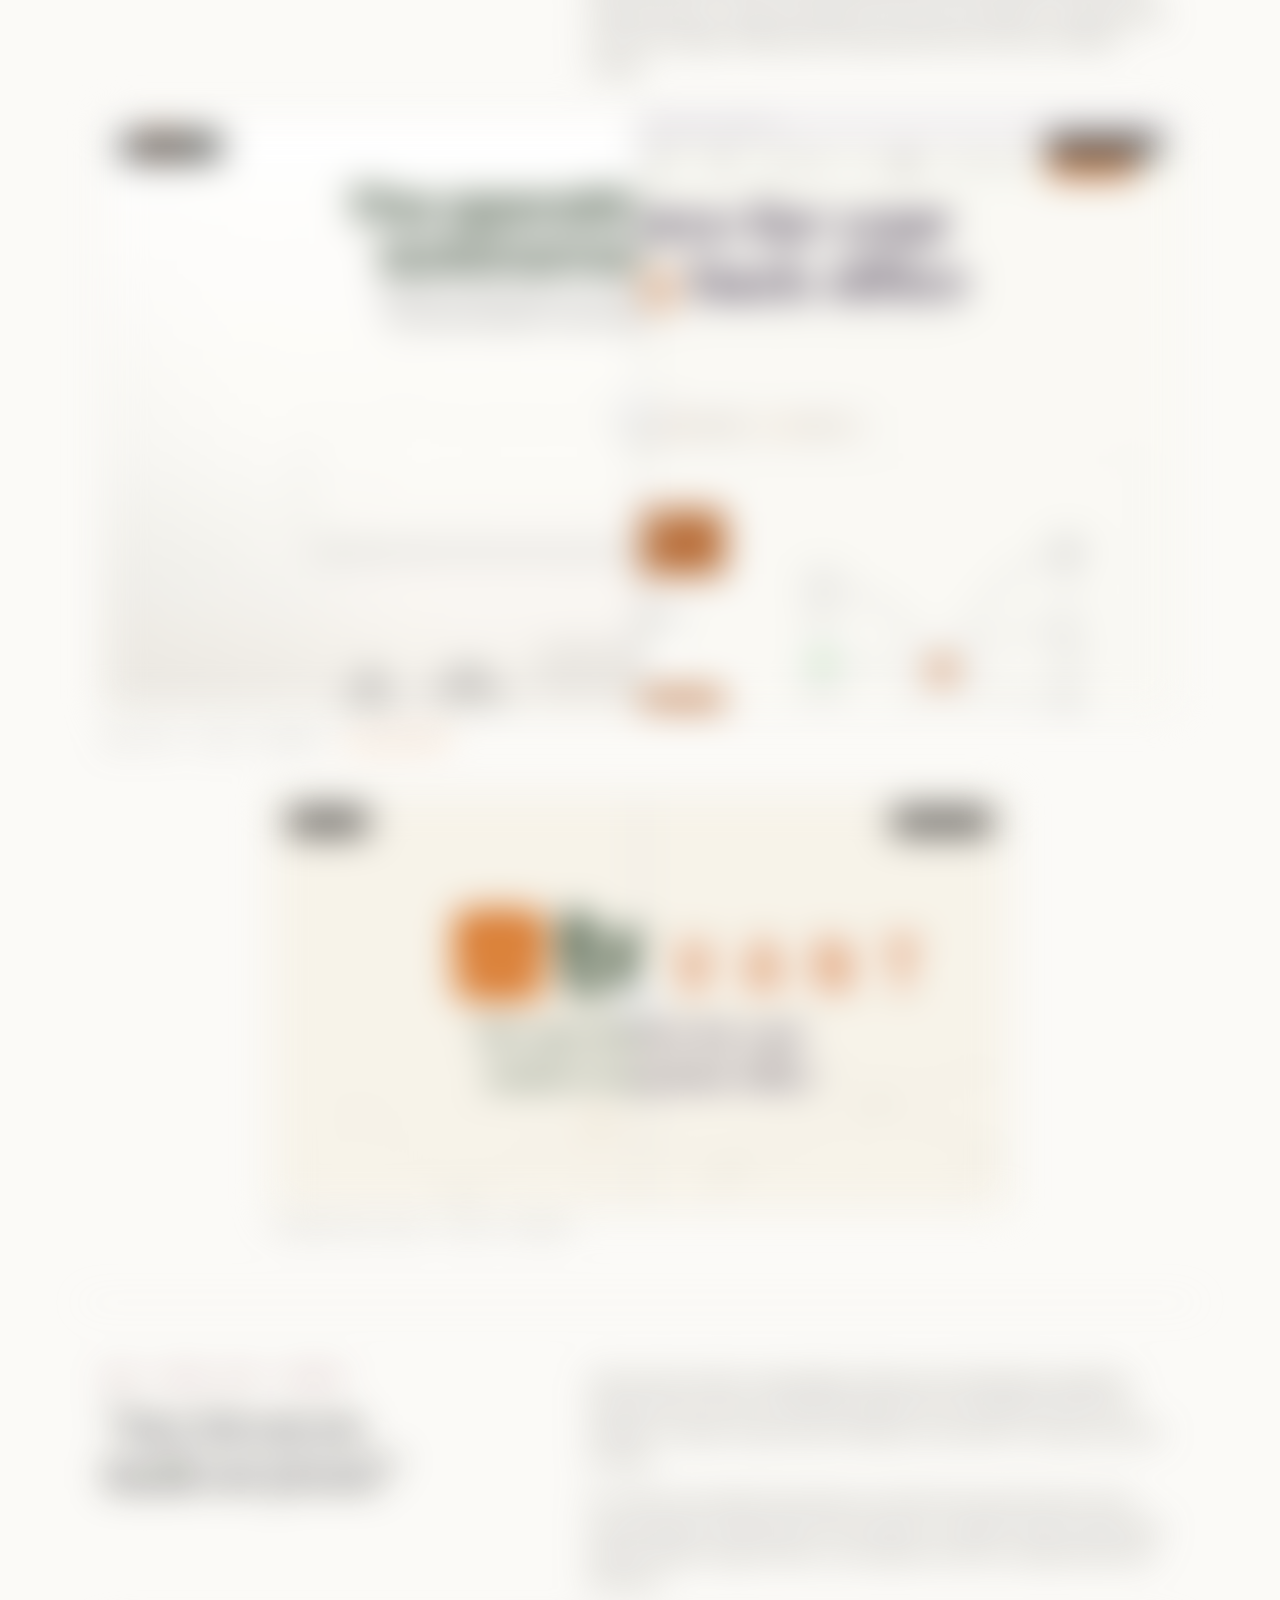
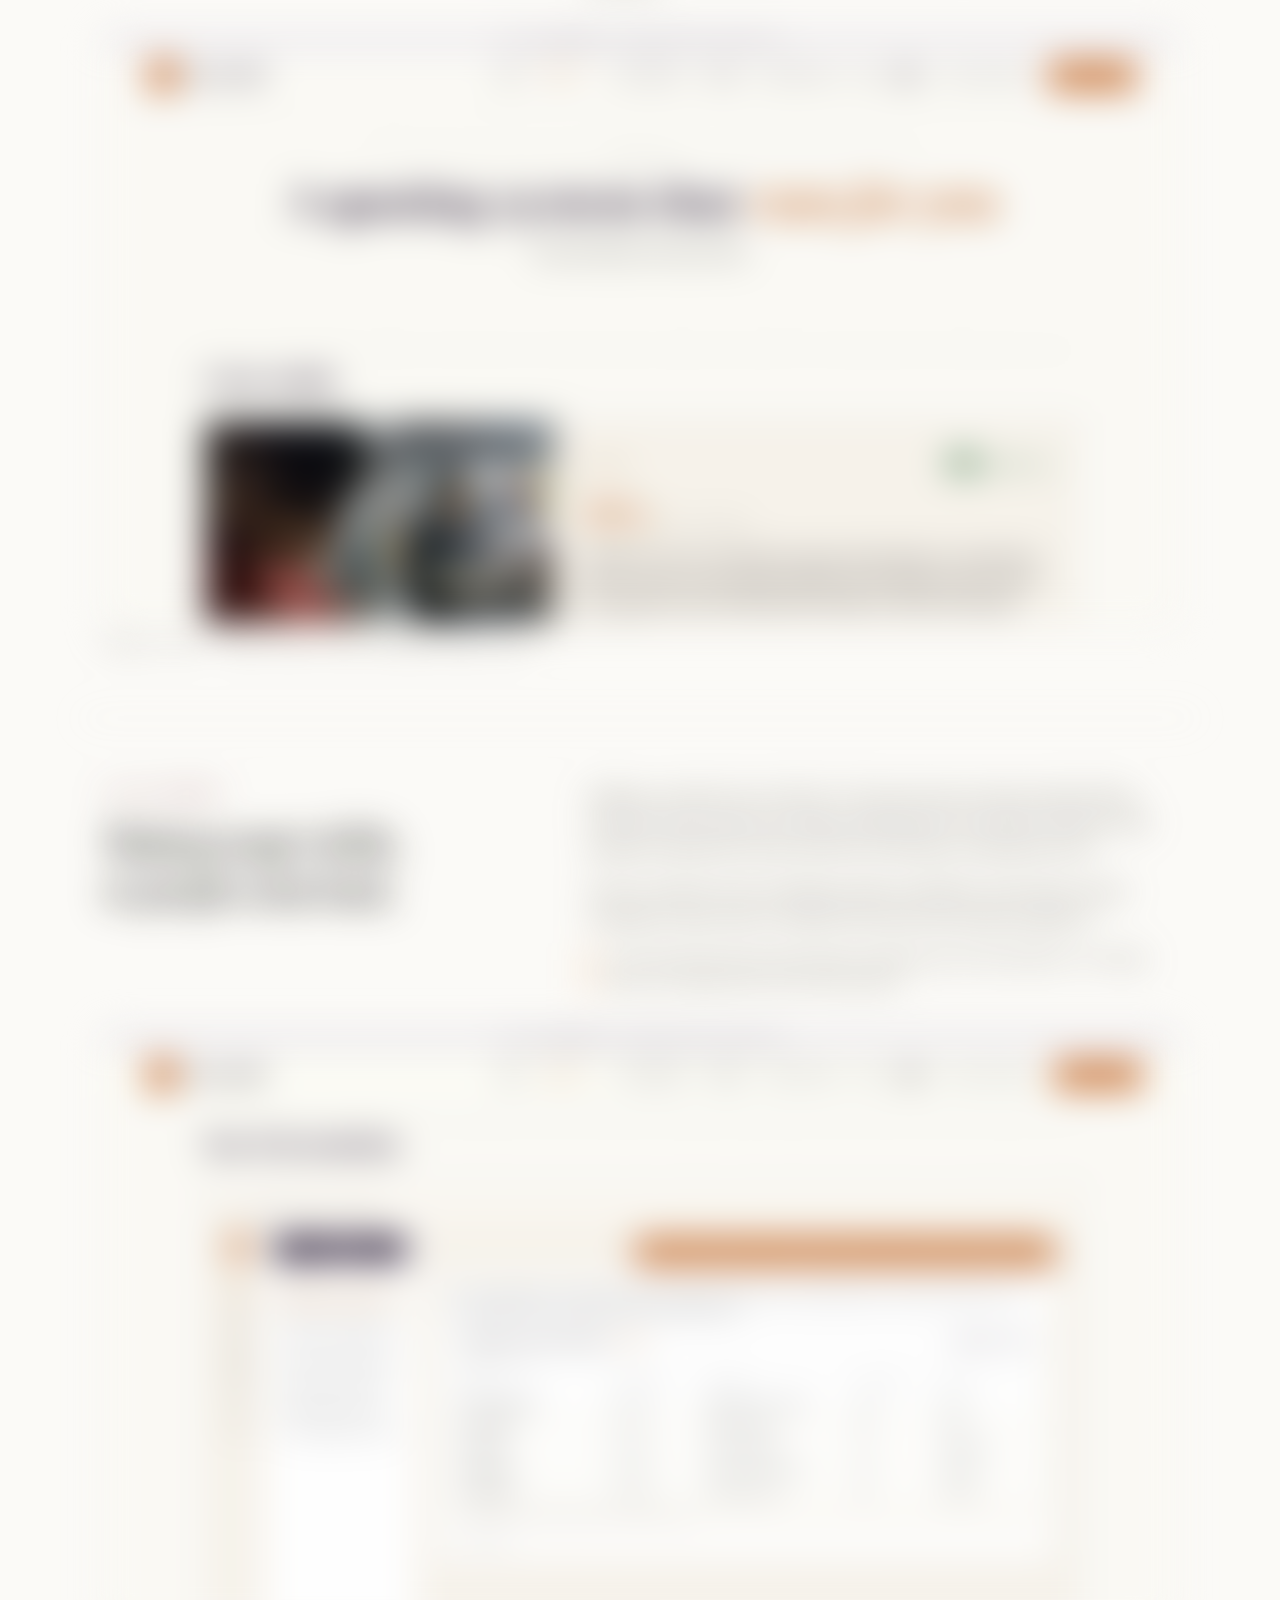
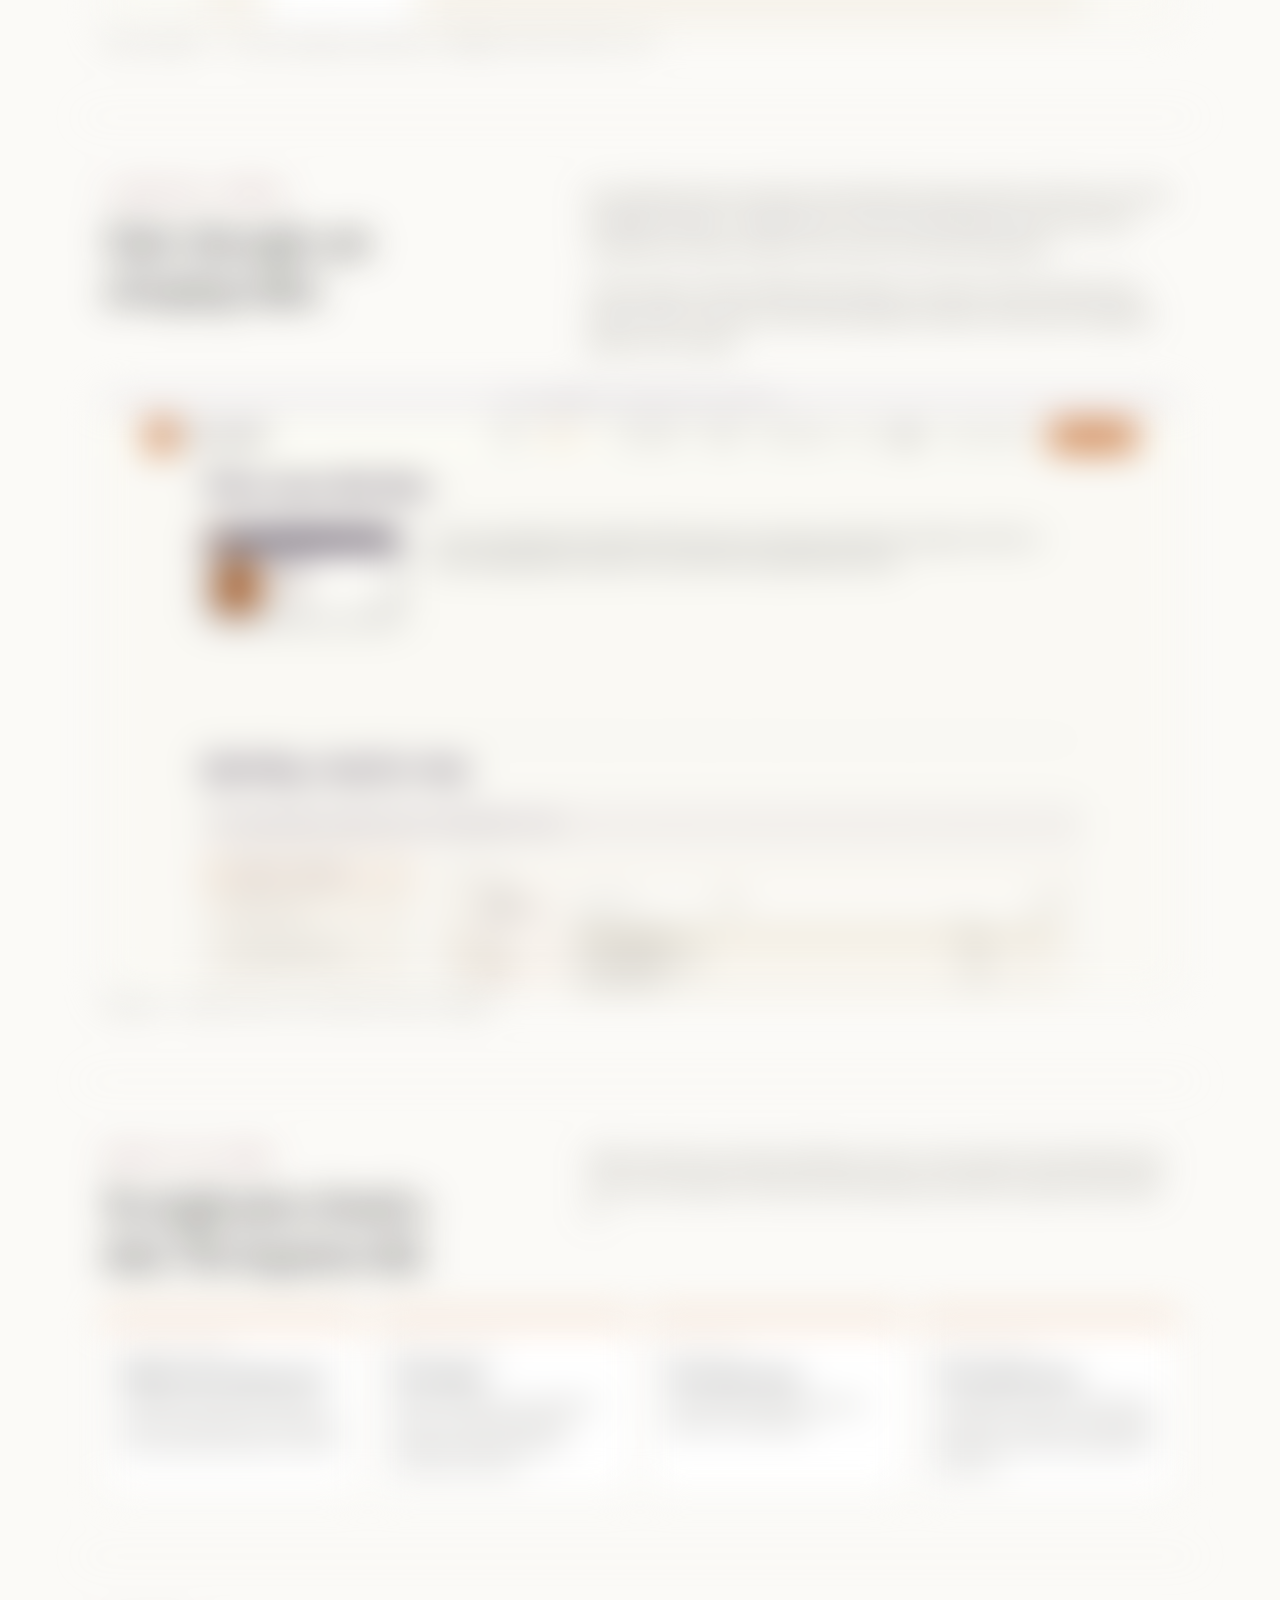
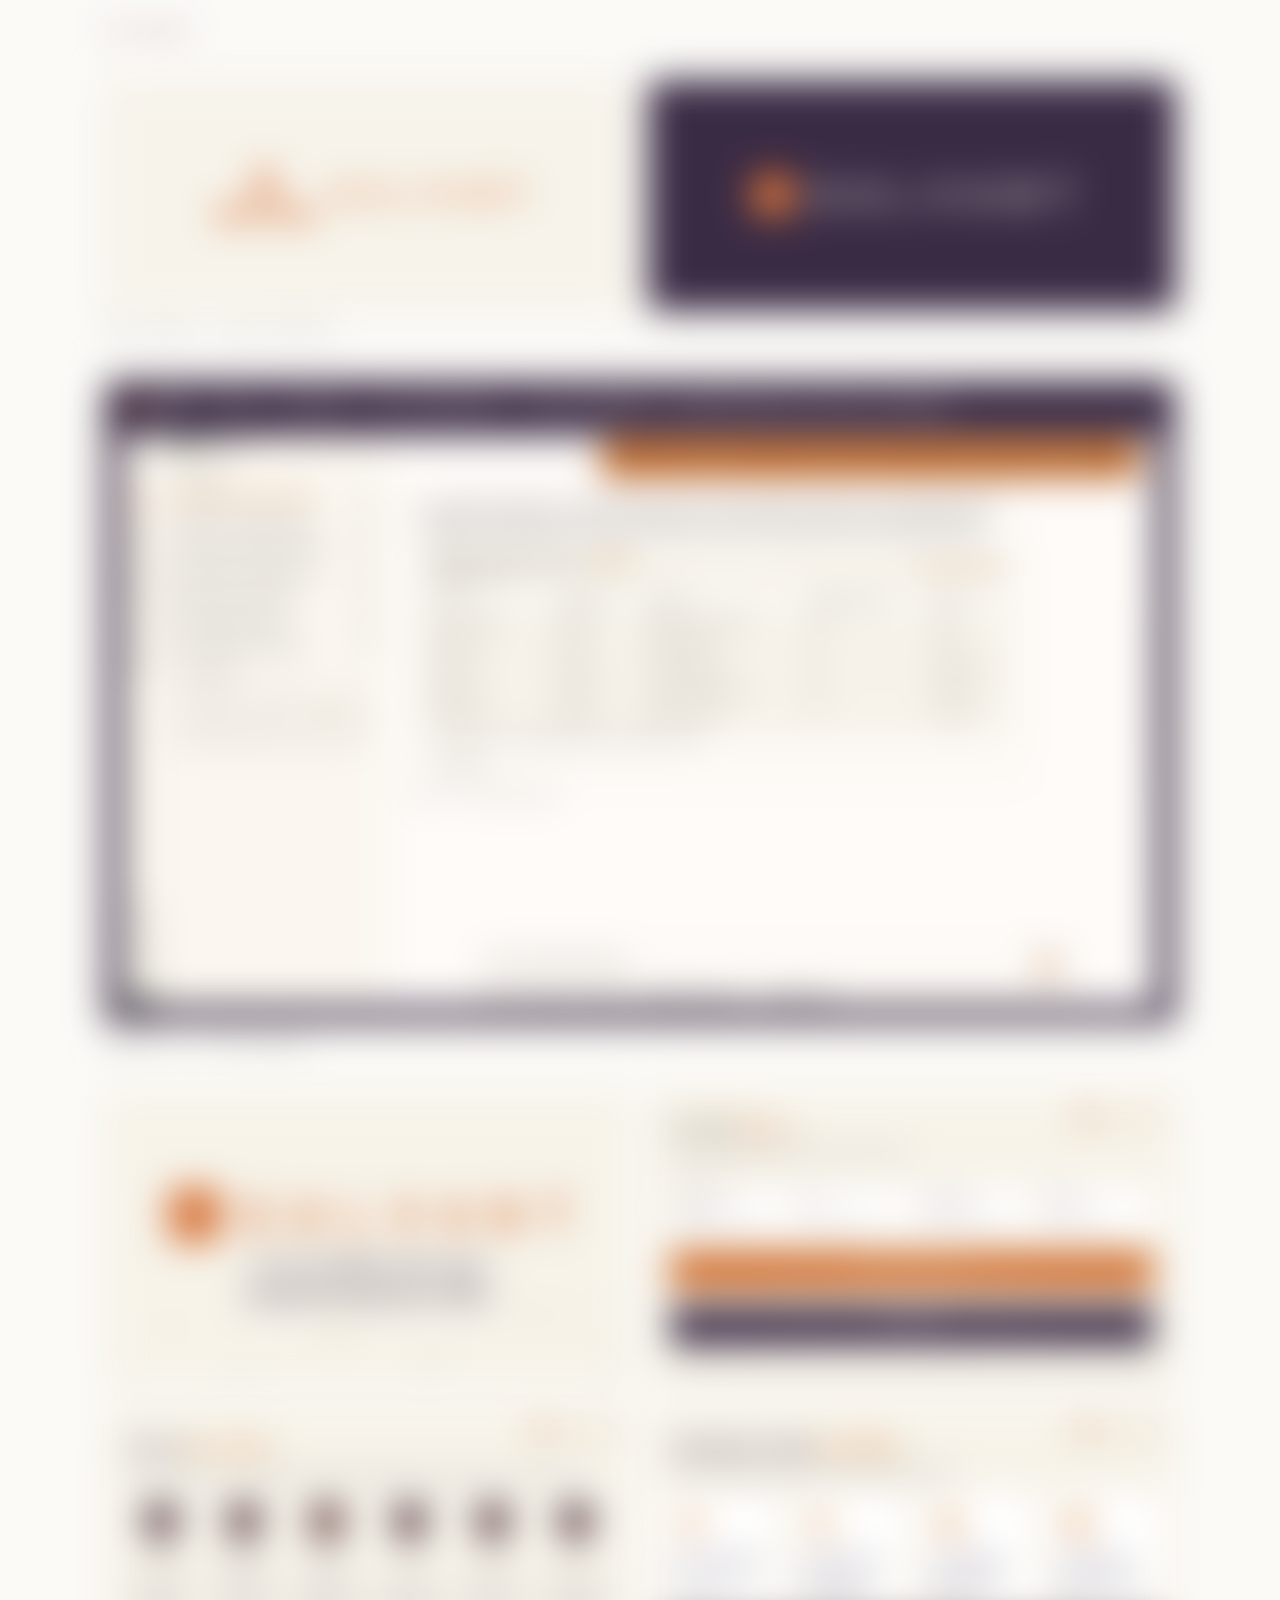
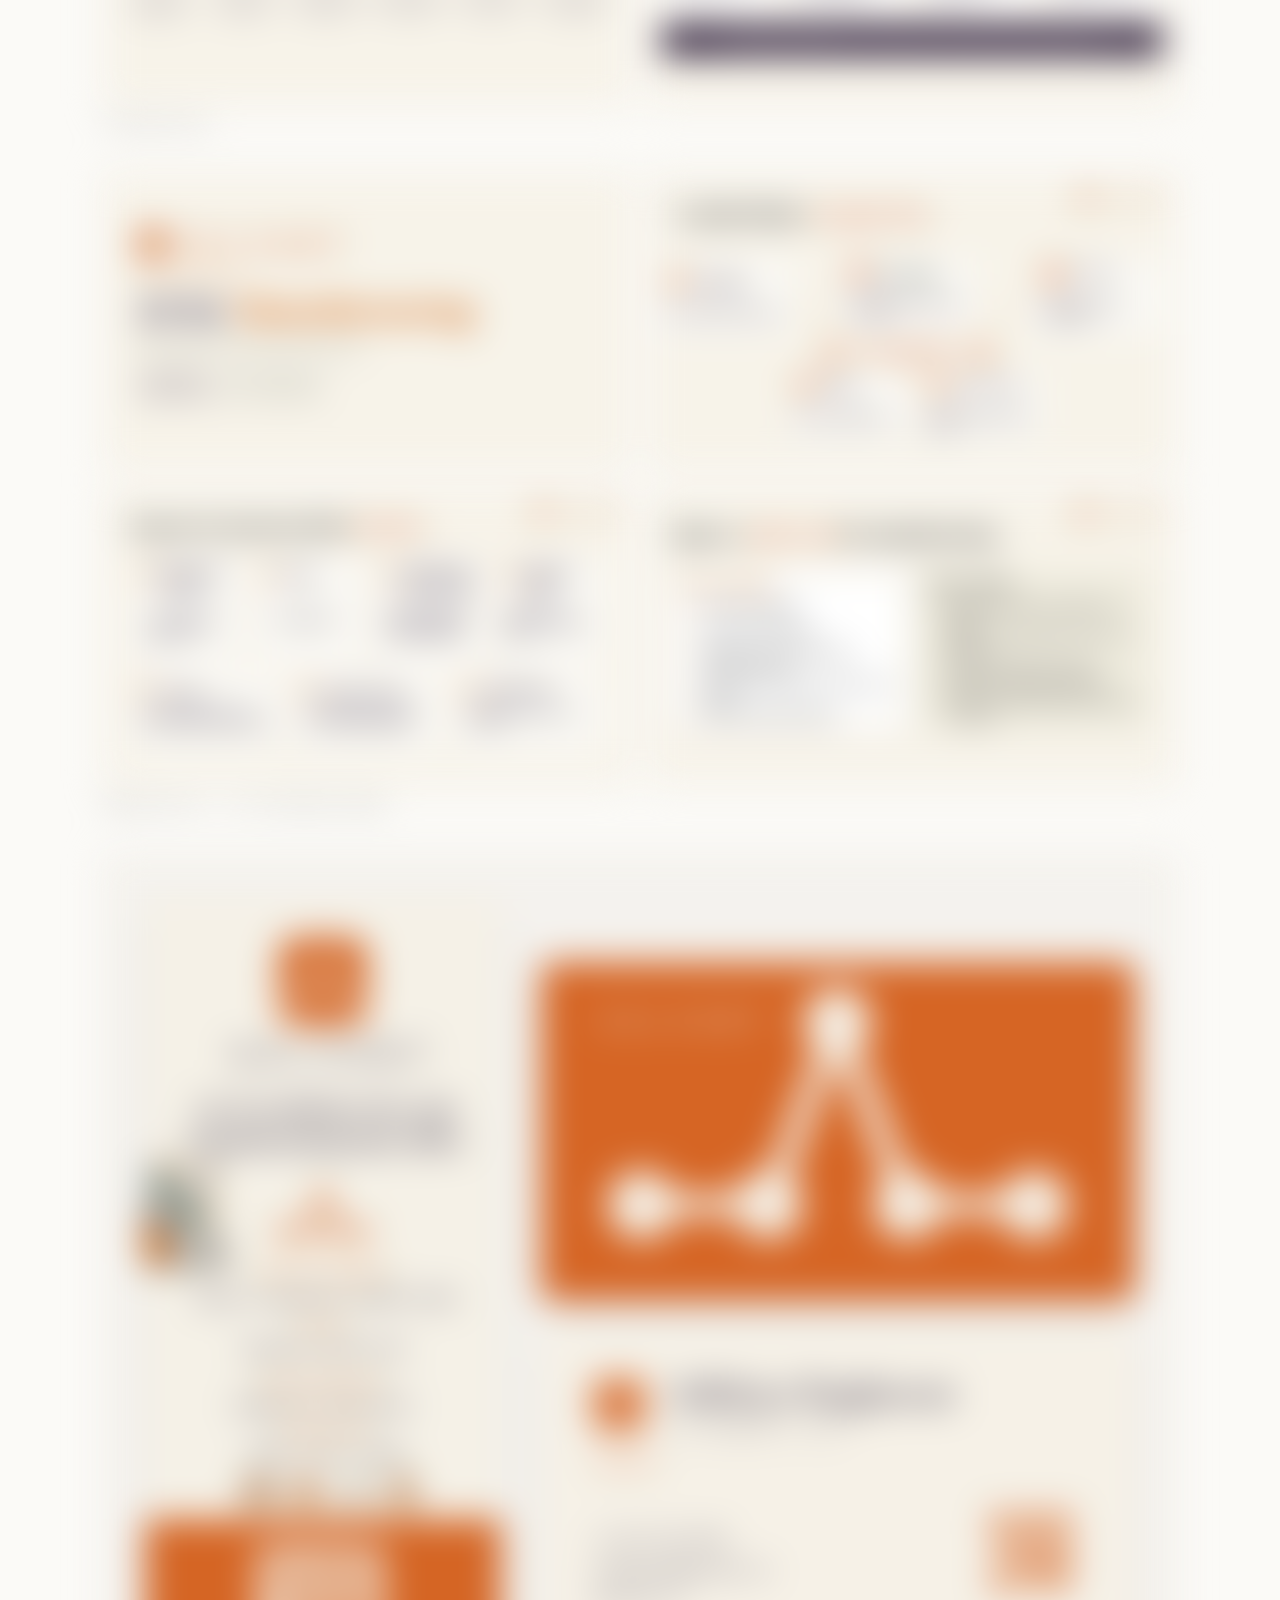
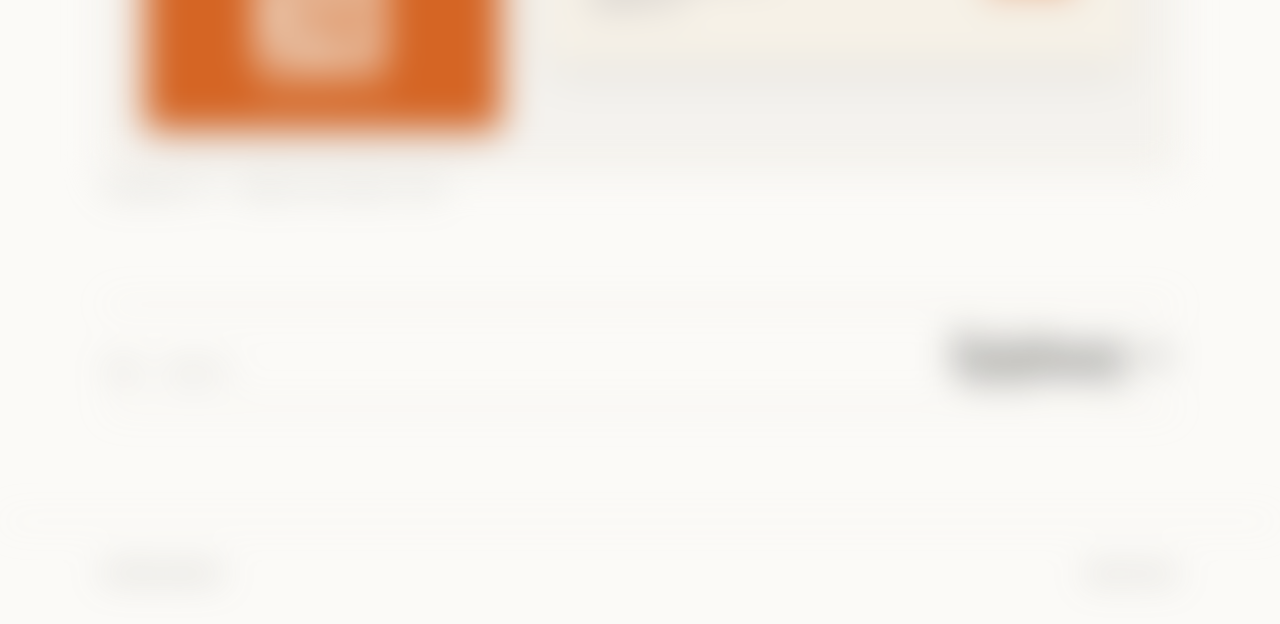
<file: portfolio-galvant.html>
<!DOCTYPE html>
<html lang="en">
<head>
    <meta charset="UTF-8">
    <meta name="viewport" content="width=device-width, initial-scale=1.0">
    <title>Galvant | Juliet Falk</title>
    <meta name="description" content="Case study: brand, site, product UI and sales materials for Galvant.">
    <meta name="author" content="Juliet Falk">
    <!-- Kept out of search results: these pages are shared by link with a password -->
    <meta name="robots" content="noindex">

    <link rel="icon" href="data:image/svg+xml,<svg xmlns='http://www.w3.org/2000/svg' viewBox='0 0 32 32'><rect width='32' height='32' rx='7' fill='%23101010'/><text x='16' y='22' font-family='Georgia,serif' font-size='16' fill='%23fafaf8' text-anchor='middle'>JF</text></svg>">

    <link rel="preconnect" href="https://fonts.googleapis.com">
    <link rel="preconnect" href="https://fonts.gstatic.com" crossorigin>
    <link href="https://fonts.googleapis.com/css2?family=Inter:wght@400;500;600&family=Instrument+Serif:ital@0;1&family=JetBrains+Mono:wght@400;500&family=DM+Serif+Display:ital@0;1&family=Manrope:wght@500;700&family=Caveat:wght@500&display=swap" rel="stylesheet">
    <link rel="stylesheet" href="styles.css">
    <link rel="stylesheet" href="portfolio.css">

    <script>
        // Applied before first paint: saved theme, and the password bubble on a first visit
        try {
            var saved = localStorage.getItem('theme');
            if (saved) document.documentElement.dataset.theme = saved;
        } catch (e) {}
        try {
            if (localStorage.getItem('jf-portfolio-unlocked') !== '1') {
                document.documentElement.classList.add('is-locked');
            }
        } catch (e) {
            document.documentElement.classList.add('is-locked');
        }
    </script>
</head>
<body class="">
    <a href="#main" class="skip-link">Skip to content</a>

    <header class="nav" id="nav">
        <div class="nav-inner">
            <a href="index.html" class="nav-logo" aria-label="Juliet Falk, home">JF</a>

            <nav class="nav-menu" id="nav-menu" aria-label="Primary">
                <a href="index.html#about" class="nav-link">About</a>
                <a href="index.html#work" class="nav-link">Work</a>
                <a href="portfolio.html" class="nav-link is-active" aria-current="page">Portfolio</a>
                <a href="index.html#writing" class="nav-link">Writing</a>
                <a href="index.html#contact" class="nav-link">Contact</a>
            </nav>

            <div class="nav-actions">
                <button class="theme-toggle" id="theme-toggle" type="button" aria-label="Switch color theme">
                    <svg class="icon icon-sun" viewBox="0 0 24 24" aria-hidden="true"><circle cx="12" cy="12" r="4.5"/><path d="M12 2v2.5M12 19.5V22M2 12h2.5M19.5 12H22M4.9 4.9l1.8 1.8M17.3 17.3l1.8 1.8M19.1 4.9l-1.8 1.8M6.7 17.3l-1.8 1.8"/></svg>
                    <svg class="icon icon-moon" viewBox="0 0 24 24" aria-hidden="true"><path d="M20 14.5A8.5 8.5 0 0 1 9.5 4a8.5 8.5 0 1 0 10.5 10.5z"/></svg>
                </button>

                <button class="nav-toggle" id="nav-toggle" type="button" aria-label="Menu" aria-expanded="false" aria-controls="nav-menu">
                    <span class="bar"></span>
                    <span class="bar"></span>
                </button>
            </div>
        </div>
    </header>

    <main id="main">
        <article class="story story-galvant">
            <header class="container story-head">
                <a class="crumb" href="portfolio.html"><svg class="icon" viewBox="0 0 24 24" aria-hidden="true"><path d="M19 12H5M11 6l-6 6 6 6"/></svg> Portfolio</a>

                <div class="plate plate-galvant">
                    <div class="plate-main">
                        <img class="g-logo" src="images/portfolio/galvant/logo-orange.png" alt="Galvant" width="1400" height="235">
                        <p class="plate-kicker">Case 01 &middot; Full brand, 2026</p>
                        <h1 class="g-tagline">An AI workforce for your manufacturing back office</h1>
                        <ul class="g-lines" aria-label="Product lines">
                            <li>Intelligence</li>
                            <li>Sales</li>
                            <li>Procurement</li>
                            <li>Financial</li>
                        </ul>
                    </div>
                    <div class="plate-side">
                        <div class="g-specimen">
                            <span class="g-aa">Aa</span>
                            <span class="g-spec-meta">DM Serif Display<br>Poppins<br>JetBrains Mono</span>
                        </div>
                        <ul class="g-swatches" aria-label="Brand palette">
                            <li class="sw-cream"><button type="button" data-copy="#F7F3E9">Canvas Cream<br>#F7F3E9</button></li>
                            <li class="sw-orange"><button type="button" data-copy="#E16809">Galvant Orange<br>#E16809</button></li>
                            <li class="sw-plum"><button type="button" data-copy="#3B2A47">Deep Plum<br>#3B2A47</button></li>
                        </ul>
                    </div>
                </div>

                <dl class="facts">
                    <div><dt>Role</dt><dd>Growth &amp; Design Intern</dd></div>
                    <div><dt>When</dt><dd>Jun to Sep 2026</dd></div>
                    <div><dt>Company</dt><dd>AI for manufacturing, pre&#8209;Series&nbsp;A</dd></div>
                    <div><dt>Scope</dt><dd>Brand, site, product UI, decks, conference kit</dd></div>
                    <div><dt>Live</dt><dd><a href="https://galvant.ai" target="_blank" rel="noopener">galvant.ai</a></dd></div>
                </dl>
            </header>

            <section class="container chapter">
                <div class="chapter-head">
                    <p class="eyebrow">The job</p>
                    <h2 class="case-headline">I designed the brand and ran the outbound it had to win.</h2>
                </div>
                <div class="case-copy">
                    <p>
                        Galvant builds AI for the back office of manufacturing companies.
                        I joined ahead of its Series A with two jobs at once: design what
                        customers and investors would see, and bring in new customers myself.
                    </p>
                    <p>
                        So I was on calls with plant general managers, contract
                        manufacturers, and finance leads in about ten countries, and
                        then designing for those same people the next morning. What I
                        heard on calls went straight into the work.
                    </p>
                    <ul class="stat-row">
                        <li><span class="stat-n">~200</span><span class="stat-l">conversations with manufacturers</span></li>
                        <li><span class="stat-n">$100K+</span><span class="stat-l">pipeline from 5 qualified opportunities</span></li>
                        <li><span class="stat-n">~10</span><span class="stat-l">countries across the Americas, Europe, and Asia</span></li>
                    </ul>
                </div>
            </section>

            <section class="container chapter">
                <div class="chapter-head">
                    <p class="eyebrow">The rename</p>
                    <h2 class="case-headline">From Takt to Galvant.</h2>
                </div>
                <div class="case-copy">
                    <p>
                        The company had to change its name for legal reasons, and the
                        team landed on Galvant together: part galvanize, part gallivant.
                        The energy of a factory floor, and the ease the product should
                        bring to it.
                    </p>
                    <p>
                        A new name was the chance to fix everything around it. The old
                        site was a heavy green sans serif on a busy background, and it
                        looked like every other software startup. I rebuilt the identity
                        to look like it belonged in manufacturing: a serif with weight,
                        drafting-style measurement lines, and one confident orange.
                    </p>
                </div>
                <figure class="chapter-fig">
                    <div class="compare" style="--ratio: 1600 / 879">
                    <img class="compare-after" src="images/portfolio/galvant/site-home.jpg" alt="The new Galvant home page" loading="lazy">
                    <img class="compare-before" src="images/portfolio/galvant/takt-site-before.jpg" alt="The old Takt home page" loading="lazy">
                    <span class="compare-tag compare-tag-before">Takt, before</span>
                    <span class="compare-tag compare-tag-after">Galvant, after</span>
                    <span class="compare-handle" aria-hidden="true"></span>
                    <input class="compare-range" type="range" min="0" max="100" value="50" aria-label="Drag to compare Takt, before and Galvant, after">
                </div>
                    <figcaption>Home page &middot; drag to compare <span class="hand">so much green</span></figcaption>
                </figure>
                <figure class="chapter-fig chapter-fig-narrow">
                    <div class="compare" style="--ratio: 16 / 9">
                    <img class="compare-after" src="images/portfolio/galvant/customer-deck-1.jpg" alt="The new Galvant customer deck cover" loading="lazy">
                    <img class="compare-before" src="images/portfolio/galvant/takt-deck-before.jpg" alt="The old Takt customer deck cover" loading="lazy">
                    <span class="compare-tag compare-tag-before">Takt deck</span>
                    <span class="compare-tag compare-tag-after">Galvant deck</span>
                    <span class="compare-handle" aria-hidden="true"></span>
                    <input class="compare-range" type="range" min="0" max="100" value="50" aria-label="Drag to compare Takt deck and Galvant deck">
                </div>
                    <figcaption>Customer deck cover &middot; drag to compare</figcaption>
                </figure>
            </section>

            <section class="container chapter">
                <div class="chapter-head">
                    <p class="eyebrow">What I heard, what I changed</p>
                    <h2 class="case-headline">"Sure, but can you handle <em>our</em> process?"</h2>
                </div>
                <div class="case-copy">
                    <p>
                        That was the reaction I kept getting. People were interested but
                        skeptical, because every corner of manufacturing has its own
                        discipline and its own methods. A rubber molder does not believe
                        a tool built for a nursery will work for them.
                    </p>
                    <p>
                        So I made case studies the backbone of both the site and the
                        decks. Each product page now leads with a real customer in a
                        specific trade, and the deck walks through a range of them, so a
                        prospect can find a company that looks like theirs.
                    </p>
                </div>
                <figure class="chapter-fig">
                    <img class="zoom" src="images/portfolio/galvant/site-quoting.jpg" alt="Galvant quoting page leading with a customer case study" width="1600" height="880" loading="lazy">
                    <figcaption>Product page &middot; proof from a real customer comes first</figcaption>
                </figure>
            </section>

            <section class="container chapter">
                <div class="chapter-head">
                    <p class="eyebrow">In the product</p>
                    <h2 class="case-headline">Making usage visible, so people come back.</h2>
                </div>
                <div class="case-copy">
                    <p>
                        Getting a customer live is half of it. They also have to keep
                        using the thing. Under the main chat bar we added usage stats for
                        the whole company: total questions asked this month, and who on
                        the team is asking the most.
                    </p>
                    <p>
                        It turns a quiet tool into something a little competitive, and it
                        gives a plant manager an easy read on whether their team has
                        actually adopted it.
                    </p>
                    <p class="aside-note">
                        I can't show that screen here because it holds private client
                        information. The image below is the public demo of the same product.
                    </p>
                </div>
                <figure class="chapter-fig">
                    <img class="zoom" src="images/portfolio/galvant/site-intelligence.jpg" alt="Galvant Intelligence answering a question about production runs" width="1600" height="882" loading="lazy">
                    <figcaption>Intelligence &middot; a plain-language question, answered from factory data</figcaption>
                </figure>
            </section>

            <section class="container chapter">
                <div class="chapter-head">
                    <p class="eyebrow">A direction I dropped</p>
                    <h2 class="case-headline">Click-through, not a looping video.</h2>
                </div>
                <div class="case-copy">
                    <p>
                        For quoting and procurement I first planned looping videos, like
                        the one on the Intelligence page. I scrapped that. A loop long
                        enough to show every skill would be too long to watch, and a
                        short one would undersell it.
                    </p>
                    <p>
                        I built a step-by-step walkthrough instead. The visitor clicks
                        through seven steps at their own pace, which holds attention
                        better and lets each capability get its own moment.
                    </p>
                </div>
                <figure class="chapter-fig">
                    <img class="zoom" src="images/portfolio/galvant/site-walkthrough.jpg" alt="Galvant quoting walkthrough with seven clickable steps" width="1600" height="882" loading="lazy">
                    <figcaption>Quoting &middot; seven steps the visitor clicks through</figcaption>
                </figure>
            </section>

            <section class="container chapter">
                <div class="chapter-head">
                    <p class="eyebrow">Design in the funnel</p>
                    <h2 class="case-headline">No single piece closed a deal. The sequence did.</h2>
                </div>
                <div class="case-copy">
                    <p>
                        What worked was using everything in order. I sent a lead to the
                        site before the call, ran a live demo on the call, and followed
                        up with the customer deck after it.
                    </p>
                </div>
                <ol class="funnel chapter-fig">
                    <li>
                        <span class="funnel-step">Getting noticed</span>
                        <strong>Webinar and conference kit</strong>
                        <p>A webinar that teaches before it sells, and a banner and cards that say what Galvant does in one line.</p>
                    </li>
                    <li>
                        <span class="funnel-step">Before the call</span>
                        <strong>The website</strong>
                        <p>Where I pointed every lead first, so they arrived knowing the product and having seen a company like theirs.</p>
                    </li>
                    <li>
                        <span class="funnel-step">On the call</span>
                        <strong>The product demo</strong>
                        <p>A live walk through the product, asking it real questions.</p>
                    </li>
                    <li>
                        <span class="funnel-step">After the call</span>
                        <strong>The customer deck</strong>
                        <p>The follow-up they could forward inside their company: the product, the proof, and a two-week path to going live.</p>
                    </li>
                </ol>
            </section>

            <section class="container gallery">
                <p class="eyebrow">The pieces</p>

                <figure class="shot">
                    <div class="logo-row">
                        <div class="logo-tile logo-tile-cream"><img src="images/portfolio/galvant/logo-orange.png" alt="Galvant logo in orange on cream" loading="lazy"></div>
                        <div class="logo-tile logo-tile-plum"><img src="images/portfolio/galvant/logo-cream-on-orange.png" alt="Galvant logo in cream on plum" loading="lazy"></div>
                    </div>
                    <figcaption>Logo lockup &middot; light and dark</figcaption>
                </figure>

                <figure class="shot">
                    <img class="zoom shot-natural" src="images/portfolio/galvant/product-ui.png" alt="Galvant Intelligence product interface" width="1600" height="960" loading="lazy">
                    <figcaption>Product UI &middot; Intelligence</figcaption>
                </figure>

                <figure class="shot">
                    <div class="slide-grid">
                    <img class="zoom" src="images/portfolio/galvant/customer-deck-1.jpg" alt="Galvant customer deck, slide 1" width="1200" height="675" loading="lazy">
                    <img class="zoom" src="images/portfolio/galvant/customer-deck-2.jpg" alt="Galvant customer deck, slide 2" width="1200" height="675" loading="lazy">
                    <img class="zoom" src="images/portfolio/galvant/customer-deck-3.jpg" alt="Galvant customer deck, slide 3" width="1200" height="675" loading="lazy">
                    <img class="zoom" src="images/portfolio/galvant/customer-deck-4.jpg" alt="Galvant customer deck, slide 4" width="1200" height="675" loading="lazy">
                    </div>
                    <figcaption>Customer deck</figcaption>
                </figure>

                <figure class="shot">
                    <div class="slide-grid">
                    <img class="zoom" src="images/portfolio/galvant/webinar-deck-1.jpg" alt="Galvant AI for Manufacturing webinar, slide 1" width="1200" height="675" loading="lazy">
                    <img class="zoom" src="images/portfolio/galvant/webinar-deck-2.jpg" alt="Galvant AI for Manufacturing webinar, slide 2" width="1200" height="675" loading="lazy">
                    <img class="zoom" src="images/portfolio/galvant/webinar-deck-3.jpg" alt="Galvant AI for Manufacturing webinar, slide 3" width="1200" height="675" loading="lazy">
                    <img class="zoom" src="images/portfolio/galvant/webinar-deck-4.jpg" alt="Galvant AI for Manufacturing webinar, slide 4" width="1200" height="675" loading="lazy">
                    </div>
                    <figcaption>Webinar deck &middot; AI for Manufacturing</figcaption>
                </figure>

                <figure class="shot">
                    <div class="kit">
                        <img class="kit-banner zoom" src="images/portfolio/galvant/conference-banner.jpg" alt="Galvant conference banner" width="800" height="1875" loading="lazy">
                        <div class="kit-cards">
                            <img class="zoom" src="images/portfolio/galvant/business-card-front.png" alt="Galvant business card, front" width="1050" height="600" loading="lazy">
                            <img class="zoom" src="images/portfolio/galvant/business-card-back.png" alt="Galvant business card, back" width="1050" height="600" loading="lazy">
                        </div>
                    </div>
                    <figcaption>Conference kit &middot; banner and business cards</figcaption>
                </figure>
            </section>

            <nav class="container next-case" aria-label="More case studies">
                <a href="portfolio-epiphany.html">
                    <span class="eyebrow">Next &middot; Case 02</span>
                    <span class="next-name">Epiphany <svg class="icon" viewBox="0 0 24 24" aria-hidden="true"><path d="M5 12h14M13 6l6 6-6 6"/></svg></span>
                </a>
            </nav>
        </article>
    </main>

    <footer class="footer" id="footer">
        <div class="container footer-inner">
            <span>&copy; <span id="year">2026</span> Juliet Falk</span>
            <a href="index.html">Back to home</a>
        </div>
    </footer>

    <script src="script.js"></script>
    <script src="portfolio.js"></script>
</body>
</html>
</file>
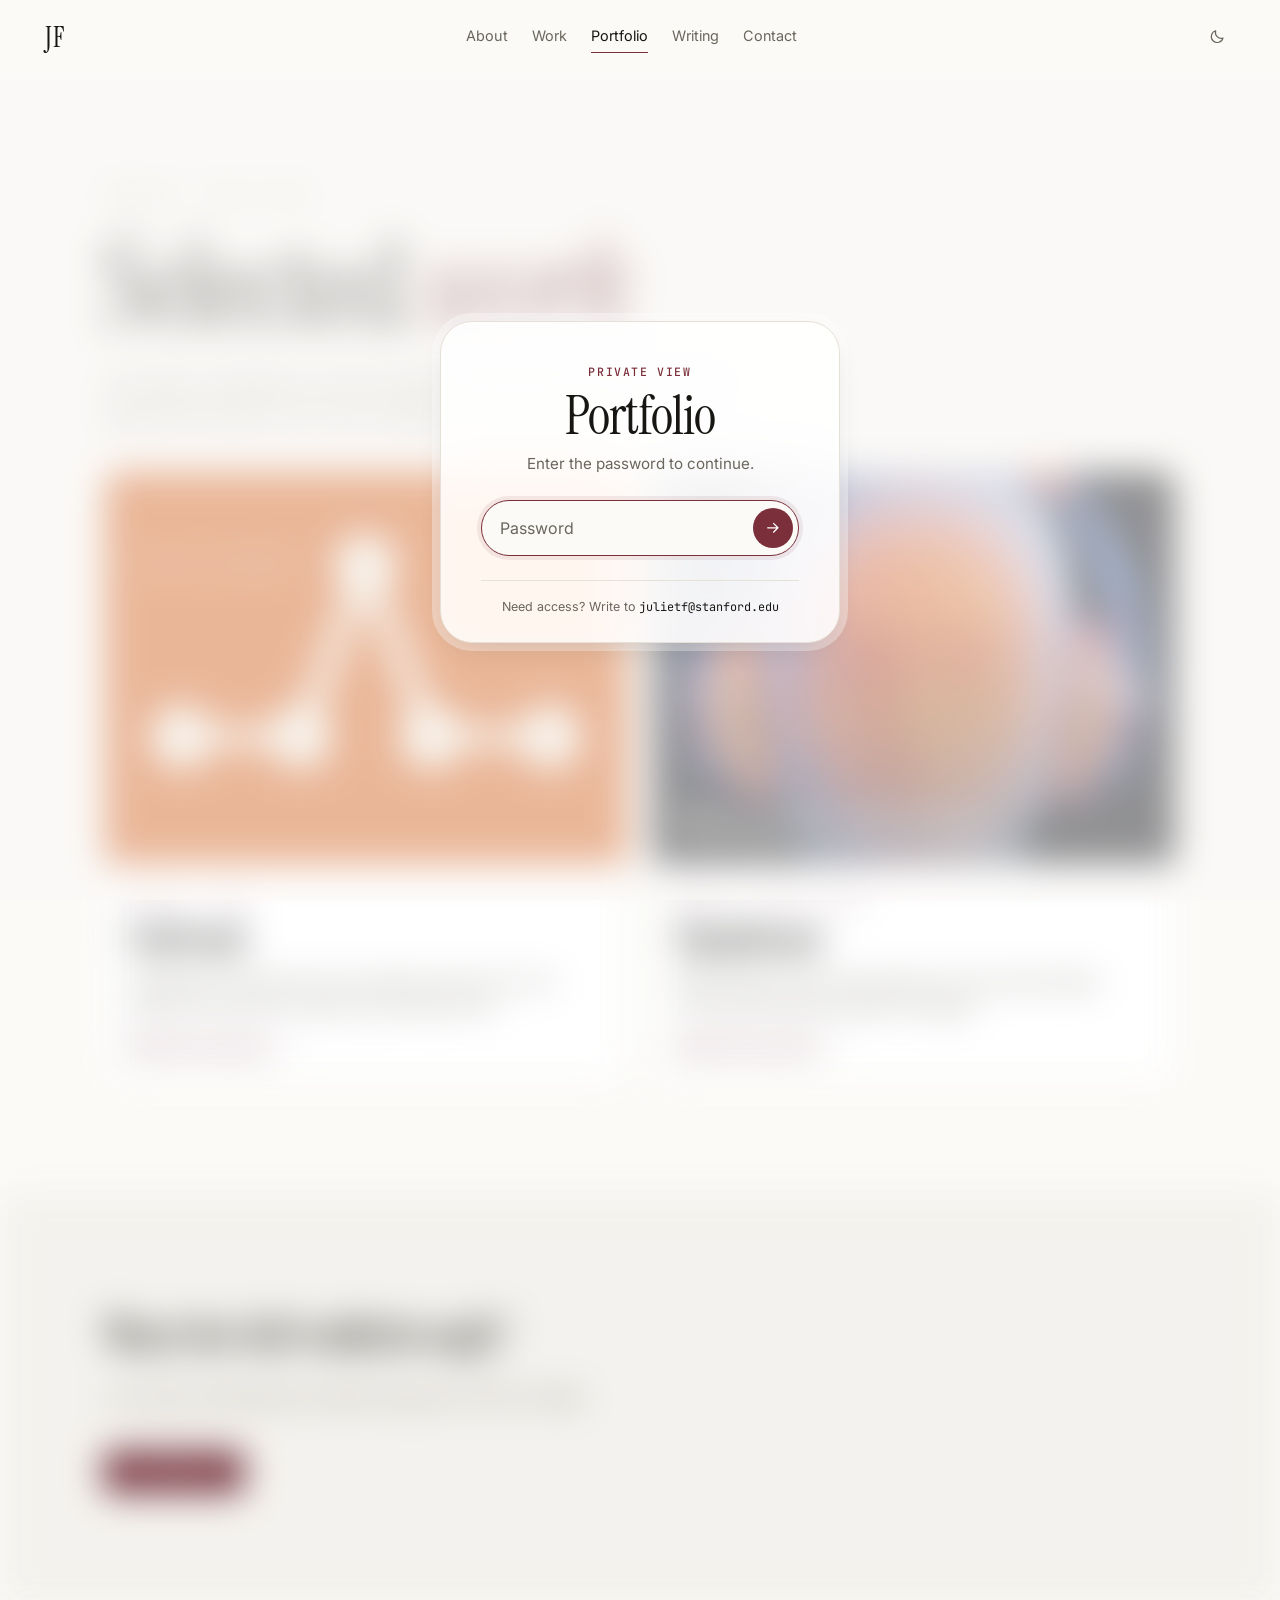
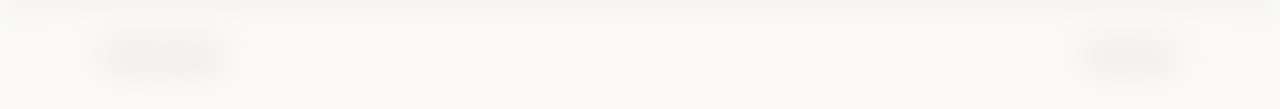
<file: portfolio.html>
<!DOCTYPE html>
<html lang="en">
<head>
    <meta charset="UTF-8">
    <meta name="viewport" content="width=device-width, initial-scale=1.0">
    <title>Portfolio | Juliet Falk</title>
    <meta name="description" content="Selected product and brand design work by Juliet Falk.">
    <meta name="author" content="Juliet Falk">
    <!-- Kept out of search results: these pages are shared by link with a password -->
    <meta name="robots" content="noindex">

    <link rel="icon" href="data:image/svg+xml,<svg xmlns='http://www.w3.org/2000/svg' viewBox='0 0 32 32'><rect width='32' height='32' rx='7' fill='%23101010'/><text x='16' y='22' font-family='Georgia,serif' font-size='16' fill='%23fafaf8' text-anchor='middle'>JF</text></svg>">

    <link rel="preconnect" href="https://fonts.googleapis.com">
    <link rel="preconnect" href="https://fonts.gstatic.com" crossorigin>
    <link href="https://fonts.googleapis.com/css2?family=Inter:wght@400;500;600&family=Instrument+Serif:ital@0;1&family=JetBrains+Mono:wght@400;500&family=DM+Serif+Display:ital@0;1&family=Manrope:wght@500;700&family=Caveat:wght@500&display=swap" rel="stylesheet">
    <link rel="stylesheet" href="styles.css">
    <link rel="stylesheet" href="portfolio.css">

    <script>
        // Applied before first paint: saved theme, and the password bubble on a first visit
        try {
            var saved = localStorage.getItem('theme');
            if (saved) document.documentElement.dataset.theme = saved;
        } catch (e) {}
        try {
            if (localStorage.getItem('jf-portfolio-unlocked') !== '1') {
                document.documentElement.classList.add('is-locked');
            }
        } catch (e) {
            document.documentElement.classList.add('is-locked');
        }
    </script>
</head>
<body class="pf-index-page">
    <a href="#main" class="skip-link">Skip to content</a>

    <header class="nav" id="nav">
        <div class="nav-inner">
            <a href="index.html" class="nav-logo" aria-label="Juliet Falk, home">JF</a>

            <nav class="nav-menu" id="nav-menu" aria-label="Primary">
                <a href="index.html#about" class="nav-link">About</a>
                <a href="index.html#work" class="nav-link">Work</a>
                <a href="portfolio.html" class="nav-link is-active" aria-current="page">Portfolio</a>
                <a href="index.html#writing" class="nav-link">Writing</a>
                <a href="index.html#contact" class="nav-link">Contact</a>
            </nav>

            <div class="nav-actions">
                <button class="theme-toggle" id="theme-toggle" type="button" aria-label="Switch color theme">
                    <svg class="icon icon-sun" viewBox="0 0 24 24" aria-hidden="true"><circle cx="12" cy="12" r="4.5"/><path d="M12 2v2.5M12 19.5V22M2 12h2.5M19.5 12H22M4.9 4.9l1.8 1.8M17.3 17.3l1.8 1.8M19.1 4.9l-1.8 1.8M6.7 17.3l-1.8 1.8"/></svg>
                    <svg class="icon icon-moon" viewBox="0 0 24 24" aria-hidden="true"><path d="M20 14.5A8.5 8.5 0 0 1 9.5 4a8.5 8.5 0 1 0 10.5 10.5z"/></svg>
                </button>

                <button class="nav-toggle" id="nav-toggle" type="button" aria-label="Menu" aria-expanded="false" aria-controls="nav-menu">
                    <span class="bar"></span>
                    <span class="bar"></span>
                </button>
            </div>
        </div>
    </header>

    <main id="main">
        <section class="pf-hero">
            <div class="container">
                <p class="eyebrow">Portfolio &middot; 2025 to 2026</p>
                <h1 class="pf-title">Selected <em>work</em></h1>
                <p class="lede">
                    Two early companies, and one habit that ran through both: talk to
                    the people the product is for, then design what they need to see.
                </p>
            </div>
        </section>

        <section class="pf-cards-wrap">
            <div class="container pf-cards">
                <a class="pf-card pf-card-galvant" href="portfolio-galvant.html">
                    <div class="pf-card-art pf-card-art-cover">
                        <img src="images/portfolio/galvant/cover-mark.png" alt="" class="pf-card-cover">
                    </div>
                    <div class="pf-card-meta">
                        <span class="pf-card-no">Case 01 &middot; 2026</span>
                        <h2 class="pf-card-name">Galvant</h2>
                        <p>I designed the brand and ran the outbound it had to win. Full identity, site, product UI, decks, and conference kit.</p>
                        <span class="pf-card-cta">Read the case study <svg class="icon" viewBox="0 0 24 24" aria-hidden="true"><path d="M5 12h14M13 6l6 6-6 6"/></svg></span>
                    </div>
                </a>

                <a class="pf-card pf-card-epiphany" href="portfolio-epiphany.html">
                    <div class="pf-card-art pf-card-art-cover">
                        <img src="images/portfolio/epiphany/app-onboarding-3.jpg" alt="" class="pf-card-cover pf-card-cover-head">
                        <p class="pf-card-line">Whoop for your brain</p>
                    </div>
                    <div class="pf-card-meta">
                        <span class="pf-card-no">Case 02 &middot; 2025 to 2026</span>
                        <h2 class="pf-card-name">Epiphany</h2>
                        <p>Brand, waitlist site, and mobile app for a flow-state headset. 5,000 people signed up before it shipped.</p>
                        <span class="pf-card-cta">Read the case study <svg class="icon" viewBox="0 0 24 24" aria-hidden="true"><path d="M5 12h14M13 6l6 6-6 6"/></svg></span>
                    </div>
                </a>
            </div>
        </section>

        <section class="pf-end">
            <div class="container">
                <h2 class="section-title">Want the full walkthrough?</h2>
                <p class="lede lede-sm">I can share working files and talk through any of this in detail.</p>
                <a href="index.html#contact" class="btn btn-primary">Get in touch</a>
            </div>
        </section>
    </main>

    <footer class="footer" id="footer">
        <div class="container footer-inner">
            <span>&copy; <span id="year">2026</span> Juliet Falk</span>
            <a href="index.html">Back to home</a>
        </div>
    </footer>

    <script src="script.js"></script>
    <script src="portfolio.js"></script>
</body>
</html>
</file>
<file: styles.css>
/* ==========================================================================
   Juliet Falk — personal site
   Design tokens → base → layout → components → responsive
   ========================================================================== */

:root {
    /* Neutrals (warm-tinted, so the page reads paper-like rather than clinical) */
    --bg:            #fbfaf7;
    --bg-alt:        #f4f2ed;
    --surface:       #ffffff;
    --border:        #e5e1d8;
    --border-strong: #d3cec2;

    --text:          #171613;
    --text-muted:    #6a665d;

    /* Single accent. Everything that wants attention uses this and nothing else. */
    --accent:        #7a2f3a;
    --accent-hover:  #61242d;
    --accent-soft:   rgba(122, 47, 58, 0.09);

    --font-sans:    'Inter', ui-sans-serif, system-ui, -apple-system, sans-serif;
    --font-serif:   'Instrument Serif', Georgia, 'Times New Roman', serif;
    --font-mono:    'JetBrains Mono', ui-monospace, 'SF Mono', Menlo, monospace;

    /* Spacing scale */
    --space-1: 0.5rem;
    --space-2: 1rem;
    --space-3: 1.5rem;
    --space-4: 2.5rem;
    --space-5: 4rem;
    --space-6: 7rem;

    --radius:    10px;
    --radius-lg: 16px;

    --maxw: 1120px;

    --shadow-sm: 0 1px 2px rgba(23, 22, 19, 0.04);
    --shadow-md: 0 12px 32px -12px rgba(23, 22, 19, 0.16);

    --transition: 180ms cubic-bezier(0.4, 0, 0.2, 1);
}

@media (prefers-color-scheme: dark) {
    :root:not([data-theme="light"]) {
        --bg:            #121210;
        --bg-alt:        #1a1a17;
        --surface:       #1c1c19;
        --border:        #2c2b27;
        --border-strong: #3d3b35;

        --text:          #ecebe6;
        --text-muted:    #9b968c;

        --accent:        #d98793;
        --accent-hover:  #e7a0aa;
        --accent-soft:   rgba(217, 135, 147, 0.12);

        --shadow-md: 0 12px 32px -12px rgba(0, 0, 0, 0.6);
    }
}

:root[data-theme="dark"] {
    --bg:            #121210;
    --bg-alt:        #1a1a17;
    --surface:       #1c1c19;
    --border:        #2c2b27;
    --border-strong: #3d3b35;

    --text:          #ecebe6;
    --text-muted:    #9b968c;

    --accent:        #d98793;
    --accent-hover:  #e7a0aa;
    --accent-soft:   rgba(217, 135, 147, 0.12);

    --shadow-md: 0 12px 32px -12px rgba(0, 0, 0, 0.6);
}

/* --------------------------------------------------------------------------
   Base
   -------------------------------------------------------------------------- */

*,
*::before,
*::after { box-sizing: border-box; }

* { margin: 0; }

html {
    scroll-behavior: smooth;
    /* Offset anchor targets so the sticky nav doesn't cover section headings */
    scroll-padding-top: 6rem;
    -webkit-text-size-adjust: 100%;
}

body {
    font-family: var(--font-sans);
    font-size: 1rem;
    line-height: 1.65;
    color: var(--text);
    background: var(--bg);
    -webkit-font-smoothing: antialiased;
    -moz-osx-font-smoothing: grayscale;
    transition: background var(--transition), color var(--transition);
}

img,
video {
    display: block;
    max-width: 100%;
    height: auto;
}

a { color: inherit; }

button {
    font: inherit;
    color: inherit;
    background: none;
    border: none;
    cursor: pointer;
}

ul,
ol { list-style: none; padding: 0; }

:focus-visible {
    outline: 2px solid var(--accent);
    outline-offset: 3px;
    border-radius: 3px;
}

.skip-link {
    position: absolute;
    top: -100%;
    left: var(--space-2);
    z-index: 200;
    padding: 0.7rem 1.1rem;
    background: var(--accent);
    color: #fff;
    border-radius: var(--radius);
    text-decoration: none;
}

.skip-link:focus { top: var(--space-2); }

.container {
    width: 100%;
    max-width: var(--maxw);
    margin-inline: auto;
    padding-inline: var(--space-3);
}

.icon {
    width: 1em;
    height: 1em;
    fill: none;
    stroke: currentColor;
    stroke-width: 1.7;
    stroke-linecap: round;
    stroke-linejoin: round;
    flex-shrink: 0;
}

/* --------------------------------------------------------------------------
   Typography
   -------------------------------------------------------------------------- */

.eyebrow {
    font-family: var(--font-mono);
    font-size: 0.72rem;
    font-weight: 500;
    letter-spacing: 0.14em;
    text-transform: uppercase;
    color: var(--text-muted);
    margin-bottom: var(--space-3);
}

.hero-title {
    font-family: var(--font-serif);
    font-weight: 400;
    /* Fluid: never smaller than 3.25rem, never larger than 9rem */
    font-size: clamp(3.25rem, 10vw, 8rem);
    /* Not tighter than this: the J's descender runs into the next line's cap */
    line-height: 0.96;
    letter-spacing: -0.025em;
    /* Pull the first line's left edge flush with the eyebrow above it */
    margin-left: -0.055em;
}

.section-title {
    font-family: var(--font-serif);
    font-weight: 400;
    font-size: clamp(1.9rem, 4vw, 2.9rem);
    line-height: 1.1;
    letter-spacing: -0.015em;
    margin-bottom: var(--space-3);
}

.micro-title {
    font-family: var(--font-mono);
    font-size: 0.72rem;
    font-weight: 500;
    letter-spacing: 0.14em;
    text-transform: uppercase;
    color: var(--text-muted);
    margin: var(--space-4) 0 var(--space-2);
}

.lede {
    font-size: clamp(1.05rem, 1.6vw, 1.25rem);
    line-height: 1.6;
    color: var(--text-muted);
    max-width: 46ch;
}

.lede em {
    font-family: var(--font-serif);
    font-style: italic;
    font-size: 1.12em;
    color: var(--text);
}

.lede-sm { font-size: 1.05rem; margin-bottom: var(--space-4); }

/* --------------------------------------------------------------------------
   Navigation
   -------------------------------------------------------------------------- */

.nav {
    position: sticky;
    top: 0;
    z-index: 100;
    background: color-mix(in srgb, var(--bg) 82%, transparent);
    -webkit-backdrop-filter: saturate(180%) blur(14px);
    backdrop-filter: saturate(180%) blur(14px);
    border-bottom: 1px solid transparent;
    transition: border-color var(--transition), background var(--transition);
}

/* JS adds .is-scrolled once the page moves, so the rule only appears when needed */
.nav.is-scrolled { border-bottom-color: var(--border); }

/* Full-bleed rather than capped to --maxw: the monogram and theme toggle sit
   near the viewport edges instead of stranded inside the content column */
.nav-inner {
    display: flex;
    align-items: center;
    justify-content: space-between;
    gap: var(--space-3);
    width: 100%;
    padding-inline: clamp(1.5rem, 3.5vw, 3rem);
    height: 4.5rem;
}

.nav-logo {
    display: flex;
    align-items: center;
    font-family: var(--font-serif);
    font-size: 1.75rem;
    /* line-height 1 + flex centering: without this the serif J's deep descender
       inflates the line box and the monogram floats above the nav links */
    line-height: 1;
    letter-spacing: 0.03em;
    text-decoration: none;
    /* Nudge down to optically centre the cap-height against the descender */
    padding-top: 0.14em;
    transition: color var(--transition);
}

.nav-logo:hover { color: var(--accent); }

.nav-menu {
    display: flex;
    align-items: center;
    gap: var(--space-3);
}

.nav-link {
    position: relative;
    font-size: 0.9rem;
    color: var(--text-muted);
    text-decoration: none;
    padding: 0.35rem 0;
    transition: color var(--transition);
}

.nav-link::after {
    content: '';
    position: absolute;
    left: 0;
    bottom: 0;
    width: 100%;
    height: 1px;
    background: var(--accent);
    transform: scaleX(0);
    transform-origin: right;
    transition: transform var(--transition);
}

.nav-link:hover,
.nav-link.is-active { color: var(--text); }

.nav-link:hover::after,
.nav-link.is-active::after {
    transform: scaleX(1);
    transform-origin: left;
}

.nav-actions {
    display: flex;
    align-items: center;
    gap: var(--space-1);
}

.theme-toggle {
    display: grid;
    place-items: center;
    width: 2.25rem;
    height: 2.25rem;
    border-radius: 50%;
    font-size: 1.05rem;
    color: var(--text-muted);
    transition: color var(--transition), background var(--transition);
}

.theme-toggle:hover {
    color: var(--text);
    background: var(--accent-soft);
}

/* Show the glyph for the theme you'd switch *to*, not the one you're in */
.icon-sun  { display: none; }
.icon-moon { display: block; }

@media (prefers-color-scheme: dark) {
    :root:not([data-theme="light"]) .icon-sun  { display: block; }
    :root:not([data-theme="light"]) .icon-moon { display: none; }
}

/* An explicit choice overrides the system preference */
:root[data-theme="dark"]  .icon-sun  { display: block; }
:root[data-theme="dark"]  .icon-moon { display: none; }
:root[data-theme="light"] .icon-sun  { display: none; }
:root[data-theme="light"] .icon-moon { display: block; }

.nav-toggle {
    display: none;
    flex-direction: column;
    justify-content: center;
    gap: 5px;
    width: 2.25rem;
    height: 2.25rem;
    padding: 0.5rem;
}

.nav-toggle .bar {
    display: block;
    width: 100%;
    height: 1.5px;
    background: var(--text);
    transition: transform var(--transition), opacity var(--transition);
}

.nav-toggle[aria-expanded="true"] .bar:first-child { transform: translateY(3.25px) rotate(45deg); }
.nav-toggle[aria-expanded="true"] .bar:last-child  { transform: translateY(-3.25px) rotate(-45deg); }

/* --------------------------------------------------------------------------
   Hero
   -------------------------------------------------------------------------- */

.hero {
    padding: var(--space-6) 0 var(--space-5);
}

.hero .lede { margin-top: var(--space-3); }

.hero-actions {
    display: flex;
    flex-wrap: wrap;
    gap: var(--space-2);
    margin-top: var(--space-4);
}

/* --------------------------------------------------------------------------
   Buttons
   -------------------------------------------------------------------------- */

.btn {
    display: inline-flex;
    align-items: center;
    justify-content: center;
    gap: 0.5rem;
    padding: 0.8rem 1.6rem;
    font-size: 0.925rem;
    font-weight: 500;
    line-height: 1;
    text-decoration: none;
    border-radius: var(--radius);
    border: 1px solid transparent;
    transition: background var(--transition), color var(--transition),
                border-color var(--transition), transform var(--transition);
}

.btn:active { transform: translateY(1px); }

.btn-primary {
    background: var(--accent);
    color: #fff;
}

.btn-primary:hover { background: var(--accent-hover); }

.btn-ghost {
    border-color: var(--border-strong);
    color: var(--text);
}

.btn-ghost:hover {
    border-color: var(--accent);
    color: var(--accent);
    background: var(--accent-soft);
}

/* --------------------------------------------------------------------------
   Sections
   -------------------------------------------------------------------------- */

.section { padding: var(--space-6) 0; }

.section-alt {
    background: var(--bg-alt);
    border-block: 1px solid var(--border);
}

/* --------------------------------------------------------------------------
   About
   -------------------------------------------------------------------------- */

.about-grid {
    display: grid;
    grid-template-columns: 1.4fr 0.9fr;
    gap: var(--space-5);
    align-items: start;
}

.about-copy p {
    color: var(--text-muted);
    max-width: 62ch;
}

.about-copy p + p { margin-top: var(--space-2); }

.about-figure {
    position: relative;
    border-radius: var(--radius-lg);
    overflow: hidden;
    border: 1px solid var(--border);
    aspect-ratio: 1;
}

.about-figure img {
    width: 100%;
    height: 100%;
    object-fit: cover;
    filter: grayscale(1);
    transition: filter 400ms ease;
}

.about-figure:hover img { filter: grayscale(0); }

/* --------------------------------------------------------------------------
   Tags
   -------------------------------------------------------------------------- */

.tags {
    display: flex;
    flex-wrap: wrap;
    gap: 0.5rem;
}

.tags li {
    padding: 0.32rem 0.8rem;
    font-family: var(--font-mono);
    font-size: 0.75rem;
    color: var(--text-muted);
    background: var(--surface);
    border: 1px solid var(--border);
    border-radius: 999px;
}

.tags-sm li { font-size: 0.7rem; padding: 0.25rem 0.65rem; }

/* --------------------------------------------------------------------------
   Experience
   -------------------------------------------------------------------------- */

.exp-list {
    margin-top: var(--space-4);
    counter-reset: none;
}

.exp-item {
    display: grid;
    grid-template-columns: 14rem 1fr;
    gap: var(--space-4);
    padding: var(--space-3) 0;
    border-top: 1px solid var(--border);
}

.exp-item:last-child { border-bottom: 1px solid var(--border); }

.exp-when {
    display: flex;
    flex-direction: column;
    gap: 0.35rem;
    /* Optical nudge so the date aligns with the role's cap-height, not its line box */
    padding-top: 0.3rem;
}

/* Carries the left column on its own now that dates are gone */
.exp-note {
    font-size: 0.85rem;
    line-height: 1.45;
    color: var(--text);
}

.exp-role {
    font-family: var(--font-serif);
    font-weight: 400;
    font-size: 1.45rem;
    line-height: 1.2;
}

.exp-org {
    margin-top: 0.15rem;
    font-size: 0.9rem;
    font-weight: 500;
    color: var(--accent);
}

.exp-points {
    margin-top: var(--space-2);
    display: flex;
    flex-direction: column;
    gap: 0.5rem;
    max-width: 68ch;
}

.exp-points li {
    position: relative;
    padding-left: 1.1rem;
    font-size: 0.92rem;
    line-height: 1.55;
    color: var(--text-muted);
}

.exp-tags { margin-top: var(--space-2); }

.exp-link {
    margin-top: var(--space-2);
    display: inline-flex;
}

.exp-points a {
    color: var(--text);
    text-decoration: none;
    border-bottom: 1px solid var(--accent);
    transition: color var(--transition);
}

.exp-points a:hover { color: var(--accent); }

.exp-points li::before {
    content: '';
    position: absolute;
    left: 0;
    top: 0.62em;
    width: 5px;
    height: 1px;
    background: var(--border-strong);
}

/* A lone point is a description, not a list: drop the marker and its indent */
.exp-points li:only-child {
    padding-left: 0;
    font-size: 0.95rem;
}

.exp-points li:only-child::before { display: none; }

/* --------------------------------------------------------------------------
   Education
   -------------------------------------------------------------------------- */

.edu-grid {
    display: grid;
    grid-template-columns: 1.3fr 0.7fr;
    gap: var(--space-5);
    align-items: start;
}

.edu-degree {
    font-size: 1.05rem;
    color: var(--text);
}

.edu-meta {
    margin-top: 0.25rem;
    font-family: var(--font-mono);
    font-size: 0.75rem;
    letter-spacing: 0.08em;
    text-transform: uppercase;
    color: var(--text-muted);
}

.award-list {
    display: flex;
    flex-direction: column;
    border-top: 1px solid var(--border);
}

.award-list li {
    padding: 0.7rem 0;
    font-size: 0.92rem;
    color: var(--text-muted);
    border-bottom: 1px solid var(--border);
}

/* --------------------------------------------------------------------------
   Cards
   -------------------------------------------------------------------------- */

.card-grid {
    display: grid;
    grid-template-columns: repeat(auto-fill, minmax(300px, 1fr));
    gap: var(--space-3);
    margin-top: var(--space-4);
}

.card {
    display: flex;
    flex-direction: column;
    align-items: flex-start;
    gap: var(--space-2);
    padding: var(--space-3);
    background: var(--surface);
    border: 1px solid var(--border);
    border-radius: var(--radius-lg);
    box-shadow: var(--shadow-sm);
    transition: border-color var(--transition), transform var(--transition),
                box-shadow var(--transition);
}

.card:hover {
    border-color: var(--border-strong);
    transform: translateY(-3px);
    box-shadow: var(--shadow-md);
}

.card-meta {
    display: flex;
    gap: var(--space-2);
    font-family: var(--font-mono);
    font-size: 0.7rem;
    letter-spacing: 0.08em;
    text-transform: uppercase;
    color: var(--text-muted);
}

.card-meta span:first-child { color: var(--accent); }

.card-title {
    font-family: var(--font-serif);
    font-weight: 400;
    font-size: 1.5rem;
    line-height: 1.2;
}

.card-body {
    font-size: 0.94rem;
    color: var(--text-muted);
    /* Push the link to the bottom so cards of differing length align */
    flex-grow: 1;
}

.card-link {
    display: inline-flex;
    align-items: center;
    gap: 0.45rem;
    font-size: 0.875rem;
    font-weight: 500;
    color: var(--accent);
    text-decoration: none;
    transition: gap var(--transition), color var(--transition);
}

.card-link:hover {
    gap: 0.75rem;
    color: var(--accent-hover);
}

/* --------------------------------------------------------------------------
   Contact
   -------------------------------------------------------------------------- */

.contact-grid {
    display: grid;
    grid-template-columns: 1.1fr 0.9fr;
    gap: var(--space-5);
    align-items: start;
}

.contact-list {
    display: flex;
    flex-direction: column;
    border-top: 1px solid var(--border);
}

.contact-list li { border-bottom: 1px solid var(--border); }

.contact-list a {
    display: flex;
    align-items: center;
    gap: var(--space-2);
    padding: var(--space-2) 0.25rem;
    font-size: 0.95rem;
    text-decoration: none;
    color: var(--text-muted);
    transition: color var(--transition), padding-left var(--transition);
}

.contact-list a:hover {
    color: var(--accent);
    padding-left: 0.75rem;
}

.contact-list .icon { font-size: 1.15rem; }

/* --------------------------------------------------------------------------
   Footer
   -------------------------------------------------------------------------- */

.footer {
    padding: var(--space-4) 0;
    border-top: 1px solid var(--border);
    font-size: 0.85rem;
    color: var(--text-muted);
}

.footer-inner {
    display: flex;
    align-items: center;
    justify-content: space-between;
    gap: var(--space-2);
}

.footer a {
    text-decoration: none;
    transition: color var(--transition);
}

.footer a:hover { color: var(--accent); }

/* --------------------------------------------------------------------------
   Scroll reveal
   Elements start visible; JS opts them in, so content is never trapped
   behind a failed script.
   -------------------------------------------------------------------------- */

.js-reveal {
    opacity: 0;
    transform: translateY(16px);
    transition: opacity 600ms ease, transform 600ms ease;
}

.js-reveal.is-visible {
    opacity: 1;
    transform: none;
}

/* --------------------------------------------------------------------------
   Responsive
   -------------------------------------------------------------------------- */

@media (max-width: 900px) {
    :root { --space-6: 4.5rem; --space-5: 3rem; }

    .about-grid,
    .contact-grid,
    .edu-grid {
        grid-template-columns: 1fr;
        gap: var(--space-4);
    }

    /* Dates stack above the role rather than holding a fixed side column */
    .exp-item {
        grid-template-columns: 1fr;
        gap: var(--space-2);
    }

    .exp-when {
        flex-direction: row;
        flex-wrap: wrap;
        align-items: baseline;
        gap: 0.5rem var(--space-2);
        padding-top: 0;
    }

    .hero { padding-top: var(--space-5); }

    .about-figure {
        max-width: 20rem;
        aspect-ratio: 1;
    }

    /* Collapsed menu, revealed by the hamburger */
    .nav-menu {
        position: fixed;
        inset: 4.5rem 0 auto 0;
        flex-direction: column;
        align-items: flex-start;
        gap: 0;
        padding: var(--space-2) var(--space-3) var(--space-3);
        background: var(--bg);
        border-bottom: 1px solid var(--border);
        box-shadow: var(--shadow-md);

        opacity: 0;
        visibility: hidden;
        transform: translateY(-8px);
        transition: opacity var(--transition), transform var(--transition),
                    visibility var(--transition);
    }

    .nav-menu.is-open {
        opacity: 1;
        visibility: visible;
        transform: none;
    }

    .nav-menu .nav-link {
        width: 100%;
        padding: 0.85rem 0;
        font-size: 1.05rem;
        border-bottom: 1px solid var(--border);
    }

    .nav-menu .nav-link:last-child { border-bottom: none; }
    .nav-link::after { display: none; }

    .nav-toggle { display: flex; }
}

@media (max-width: 520px) {
    .card-grid { grid-template-columns: 1fr; }

    .hero-actions { flex-direction: column; align-items: stretch; }
    .btn { width: 100%; }

    .footer-inner { flex-direction: column; align-items: flex-start; }
}

/* --------------------------------------------------------------------------
   Motion & print preferences
   -------------------------------------------------------------------------- */

@media (prefers-reduced-motion: reduce) {
    html { scroll-behavior: auto; }

    *,
    *::before,
    *::after {
        animation-duration: 0.01ms !important;
        animation-iteration-count: 1 !important;
        transition-duration: 0.01ms !important;
    }

    .js-reveal {
        opacity: 1;
        transform: none;
    }
}

@media print {
    .nav, .footer a { display: none; }
    body { background: #fff; color: #000; }
}
</file>
<file: portfolio.css>
/* ==========================================================================
   Portfolio page
   Builds on styles.css tokens. The page itself stays quiet, like a gallery
   wall; each case study opens with a "plate" set in that company's own brand.
   ========================================================================== */

:root {
    /* Galvant brand, from the brand kit */
    --g-cream:  #f7f3e9;
    --g-orange: #e16809;
    --g-plum:   #3b2a47;

    /* Epiphany brand, from the launch site */
    --e-navy:   #0d1c31;
    --e-navy-2: #1a3255;
    --e-blue:   #3887fe;
    --e-ice:    #e8eefb;

    --font-galvant:  'DM Serif Display', Georgia, serif;
    --font-epiphany: 'Manrope', 'Inter', system-ui, sans-serif;
}

.visually-hidden {
    position: absolute;
    width: 1px;
    height: 1px;
    overflow: hidden;
    clip-path: inset(50%);
    white-space: nowrap;
}

/* --------------------------------------------------------------------------
   Password bubble
   -------------------------------------------------------------------------- */

.gate { display: none; }

.is-locked body { overflow: hidden; }

.is-locked main,
.is-locked .footer {
    filter: blur(18px) saturate(0.9);
    pointer-events: none;
    user-select: none;
}

main,
.footer { transition: filter 600ms ease; }

.is-locked .gate {
    position: fixed;
    inset: 0;
    z-index: 90; /* under the nav (100), so the way back home stays usable */
    display: grid;
    place-items: center;
    padding: 5.5rem var(--space-3) var(--space-3);
    background: color-mix(in srgb, var(--bg) 55%, transparent);
}

.gate-bubble {
    width: min(100%, 25rem);
    padding: var(--space-4) var(--space-4) var(--space-3);
    text-align: center;
    background: color-mix(in srgb, var(--surface) 88%, transparent);
    -webkit-backdrop-filter: blur(20px) saturate(160%);
    backdrop-filter: blur(20px) saturate(160%);
    border: 1px solid var(--border);
    border-radius: 2rem;
    box-shadow: var(--shadow-md), 0 0 0 8px color-mix(in srgb, var(--surface) 35%, transparent);
    animation: gate-in 500ms cubic-bezier(0.2, 0.8, 0.2, 1) both;
}

.gate-eyebrow { margin-bottom: var(--space-1); color: var(--accent); }

.gate-title {
    font-family: var(--font-serif);
    font-weight: 400;
    font-size: clamp(2.6rem, 9vw, 3.4rem);
    line-height: 1;
    letter-spacing: -0.02em;
}

.gate-copy {
    margin-top: var(--space-1);
    font-size: 0.95rem;
    color: var(--text-muted);
}

.gate-field {
    display: flex;
    align-items: center;
    gap: 0.4rem;
    margin-top: var(--space-3);
    padding: 0.3rem 0.3rem 0.3rem 1.1rem;
    background: var(--bg);
    border: 1px solid var(--border-strong);
    border-radius: 999px;
    transition: border-color var(--transition), box-shadow var(--transition);
}

.gate-field:focus-within {
    border-color: var(--accent);
    box-shadow: 0 0 0 4px var(--accent-soft);
}

.gate-input {
    flex: 1;
    min-width: 0;
    padding: 0.55rem 0;
    font: inherit;
    font-size: 1rem; /* 16px keeps iOS from zooming the page on focus */
    color: var(--text);
    background: none;
    border: none;
    outline: none;
}

.gate-input::placeholder { color: var(--text-muted); }

.gate-submit {
    display: grid;
    place-items: center;
    width: 2.5rem;
    height: 2.5rem;
    flex-shrink: 0;
    font-size: 1.1rem;
    color: #fff;
    background: var(--accent);
    border-radius: 50%;
    transition: background var(--transition), transform var(--transition);
}

.gate-submit:hover { background: var(--accent-hover); transform: translateX(2px); }

/* The accent lightens in dark mode, so the arrow needs a dark ink there */
@media (prefers-color-scheme: dark) {
    :root:not([data-theme="light"]) .gate-submit { color: #1a1113; }
}
:root[data-theme="dark"] .gate-submit { color: #1a1113; }

.gate-error {
    margin-top: var(--space-2);
    font-size: 0.85rem;
    color: var(--accent);
}

.gate-help {
    margin-top: var(--space-3);
    padding-top: var(--space-2);
    border-top: 1px solid var(--border);
    font-size: 0.78rem;
    color: var(--text-muted);
}

.gate-email {
    font-family: var(--font-mono);
    font-size: 0.74rem;
    color: var(--text);
    user-select: all;
}

.gate-bubble.is-wrong { animation: gate-shake 380ms ease; }

@keyframes gate-in {
    from { opacity: 0; transform: translateY(14px) scale(0.96); }
    to   { opacity: 1; transform: none; }
}

@keyframes gate-shake {
    20%, 60% { transform: translateX(-7px); }
    40%, 80% { transform: translateX(7px); }
}

/* --------------------------------------------------------------------------
   Page hero and index
   -------------------------------------------------------------------------- */

.pf-hero { padding: var(--space-6) 0 var(--space-5); }

.pf-title {
    font-family: var(--font-serif);
    font-weight: 400;
    font-size: clamp(3.25rem, 10vw, 7.5rem);
    line-height: 0.96;
    letter-spacing: -0.025em;
    margin-left: -0.04em;
    text-wrap: balance;
}

.pf-title em { color: var(--accent); }

.pf-hero .lede { margin-top: var(--space-3); max-width: 52ch; }

.pf-index { margin-top: var(--space-5); border-top: 1px solid var(--border-strong); }

.pf-index a {
    display: grid;
    grid-template-columns: 6rem minmax(0, 14rem) minmax(0, 1fr) auto;
    align-items: baseline;
    gap: var(--space-3);
    padding: var(--space-3) 0.25rem;
    text-decoration: none;
    border-bottom: 1px solid var(--border);
    transition: padding-left var(--transition), color var(--transition);
}

.pf-index a:hover { padding-left: 0.9rem; color: var(--accent); }

.pf-index-no {
    font-family: var(--font-mono);
    font-size: 0.72rem;
    letter-spacing: 0.14em;
    text-transform: uppercase;
    color: var(--text-muted);
}

.pf-index-name {
    font-family: var(--font-serif);
    font-size: clamp(1.7rem, 3.2vw, 2.3rem);
    line-height: 1.1;
}

.pf-index-note { font-size: 0.95rem; color: var(--text-muted); }

.pf-index .icon { font-size: 1.1rem; color: var(--text-muted); align-self: center; }

/* --------------------------------------------------------------------------
   Case study: plate
   -------------------------------------------------------------------------- */

.case { padding: var(--space-5) 0 var(--space-6); }

.plate {
    display: grid;
    grid-template-columns: minmax(0, 1.5fr) minmax(0, 1fr);
    gap: var(--space-4);
    align-items: end;
    min-height: 30rem;
    padding: clamp(1.75rem, 5vw, 4rem);
    border-radius: var(--radius-lg);
    overflow: hidden;
}

.plate-kicker {
    font-family: var(--font-mono);
    font-size: 0.72rem;
    letter-spacing: 0.14em;
    text-transform: uppercase;
    margin-bottom: var(--space-4);
}

/* Galvant */

.plate-galvant {
    background: var(--g-cream);
    color: var(--g-plum);
    border: 1px solid color-mix(in srgb, var(--g-plum) 12%, var(--g-cream));
}

.plate-galvant .plate-kicker { color: var(--g-orange); }

.g-logo {
    width: min(100%, 13rem);
    margin-bottom: var(--space-2);
}

.g-tagline {
    font-family: var(--font-galvant);
    font-size: clamp(2.2rem, 5.6vw, 4.4rem);
    line-height: 1.04;
    letter-spacing: -0.015em;
    text-wrap: balance;
}

.g-lines {
    display: flex;
    flex-wrap: wrap;
    gap: 0.5rem;
    margin-top: var(--space-4);
}

.g-lines li {
    padding: 0.4rem 0.9rem;
    font-family: var(--font-mono);
    font-size: 0.74rem;
    letter-spacing: 0.04em;
    border: 1px solid color-mix(in srgb, var(--g-plum) 35%, transparent);
    border-radius: 999px;
}

.plate-galvant .plate-side {
    display: grid;
    gap: var(--space-2);
}

.g-specimen {
    display: flex;
    align-items: flex-end;
    justify-content: space-between;
    gap: var(--space-2);
    padding: var(--space-3);
    color: var(--g-cream);
    background: var(--g-plum);
    border-radius: var(--radius);
}

.g-aa {
    font-family: var(--font-galvant);
    font-size: clamp(4rem, 9vw, 6.5rem);
    line-height: 0.8;
}

.g-spec-meta {
    font-family: var(--font-mono);
    font-size: 0.68rem;
    line-height: 1.6;
    text-align: right;
    opacity: 0.8;
}

.g-swatches {
    display: grid;
    grid-template-columns: repeat(3, minmax(0, 1fr));
    gap: var(--space-1);
}

.g-swatches li {
    display: flex;
    align-items: flex-end;
    min-height: 5.5rem;
    padding: 0.6rem 0.7rem;
    line-height: 1.5;
    font-family: var(--font-mono);
    font-size: 0.66rem;
    letter-spacing: 0.06em;
    text-transform: uppercase;
    border-radius: var(--radius);
}

.sw-cream  { background: #fcfaf4; color: var(--g-plum); border: 1px solid color-mix(in srgb, var(--g-plum) 14%, transparent); }
.sw-orange { background: var(--g-orange); color: #fff; }
.sw-plum   { background: var(--g-plum); color: var(--g-cream); }

/* Epiphany */

.plate-epiphany {
    align-items: center;
    color: #fff;
    background:
        radial-gradient(120% 90% at 85% 50%, color-mix(in srgb, var(--e-blue) 34%, transparent), transparent 60%),
        linear-gradient(160deg, var(--e-navy-2), var(--e-navy) 55%);
}

.plate-epiphany .plate-kicker { color: #8fbaff; }

.e-tagline {
    font-family: var(--font-serif);
    font-size: clamp(2.8rem, 7.4vw, 6rem);
    line-height: 0.98;
    letter-spacing: -0.02em;
    text-wrap: balance;
}

.e-sub {
    margin-top: var(--space-2);
    font-family: var(--font-epiphany);
    font-weight: 500;
    font-size: clamp(1rem, 1.6vw, 1.2rem);
    color: var(--e-ice);
}

.e-pillars {
    display: grid;
    gap: 0.6rem;
    margin-top: var(--space-4);
    font-family: var(--font-epiphany);
    font-size: 0.92rem;
    color: var(--e-ice);
}

.e-pillars li {
    display: flex;
    align-items: center;
    gap: 0.75rem;
}

.e-pillars li::before {
    content: '';
    width: 7px;
    height: 7px;
    flex-shrink: 0;
    background: var(--e-blue);
    border-radius: 50%;
    box-shadow: 0 0 0 4px color-mix(in srgb, var(--e-blue) 25%, transparent);
}

.e-rings {
    display: block;
    width: 100%;
    max-width: 20rem;
    margin-inline: auto;
}

.e-rings circle {
    stroke: #8fbaff;
    stroke-width: 1;
    transform-origin: center;
    animation: ring 5s ease-in-out infinite;
}

.e-rings circle:nth-child(1) { opacity: 0.18; animation-delay: 0.9s; }
.e-rings circle:nth-child(2) { opacity: 0.32; animation-delay: 0.6s; }
.e-rings circle:nth-child(3) { opacity: 0.5;  animation-delay: 0.3s; }
.e-rings circle:nth-child(4) { opacity: 0.75; }

.e-rings .e-core {
    fill: var(--e-blue);
    stroke: none;
    opacity: 1;
    animation: none;
    filter: drop-shadow(0 0 18px var(--e-blue));
}

@keyframes ring {
    0%, 100% { transform: scale(1); }
    50%      { transform: scale(1.045); }
}

/* --------------------------------------------------------------------------
   Case study: wall label and copy
   -------------------------------------------------------------------------- */

.case-body {
    display: grid;
    grid-template-columns: 15rem minmax(0, 1fr);
    gap: var(--space-5);
    margin-top: var(--space-5);
    align-items: start;
}

/* Styled after a museum wall label: title, then terse facts */
.wall-label {
    position: sticky;
    top: 6.5rem;
    padding: var(--space-3);
    background: var(--surface);
    border: 1px solid var(--border);
    border-radius: 4px;
    box-shadow: var(--shadow-sm);
}

.wall-no {
    font-family: var(--font-mono);
    font-size: 0.68rem;
    letter-spacing: 0.14em;
    text-transform: uppercase;
    color: var(--accent);
}

.wall-title {
    margin-top: 0.2rem;
    font-family: var(--font-serif);
    font-weight: 400;
    font-size: 1.9rem;
    line-height: 1.1;
}

.wall-label dl {
    display: grid;
    gap: 0.8rem;
    margin: var(--space-3) 0 var(--space-2);
    padding-top: var(--space-2);
    border-top: 1px solid var(--border);
}

.wall-label dt {
    font-family: var(--font-mono);
    font-size: 0.64rem;
    letter-spacing: 0.12em;
    text-transform: uppercase;
    color: var(--text-muted);
}

.wall-label dd {
    margin-top: 0.1rem;
    font-size: 0.86rem;
    line-height: 1.45;
}

.case-copy > p {
    max-width: 62ch;
    color: var(--text-muted);
}

.case-copy > p + p { margin-top: var(--space-2); }

.case-headline {
    margin-bottom: var(--space-3);
    max-width: 24ch;
    font-family: var(--font-serif);
    font-weight: 400;
    font-size: clamp(1.8rem, 3.6vw, 2.7rem);
    line-height: 1.12;
    letter-spacing: -0.012em;
    text-wrap: balance;
}

.stat-row {
    display: grid;
    grid-template-columns: repeat(3, minmax(0, 1fr));
    gap: var(--space-3);
    margin-top: var(--space-4);
    padding: var(--space-3) 0;
    border-block: 1px solid var(--border);
}

.stat-row li { display: grid; gap: 0.3rem; align-content: start; }

.stat-n {
    font-family: var(--font-serif);
    font-size: clamp(2.2rem, 4.5vw, 3.2rem);
    line-height: 1;
    font-variant-numeric: tabular-nums;
}

.stat-l {
    font-size: 0.82rem;
    line-height: 1.4;
    color: var(--text-muted);
}

/* The four steps a new customer moves through, left to right */
.funnel {
    display: grid;
    grid-template-columns: repeat(4, minmax(0, 1fr));
    gap: var(--space-2);
    counter-reset: funnel;
}

.funnel li {
    position: relative;
    display: grid;
    align-content: start;
    gap: 0.35rem;
    padding: var(--space-2);
    padding-top: var(--space-3);
    background: var(--surface);
    border: 1px solid var(--border);
    border-top: 3px solid var(--g-orange);
    border-radius: 4px;
}

.funnel-step {
    font-family: var(--font-mono);
    font-size: 0.66rem;
    letter-spacing: 0.12em;
    text-transform: uppercase;
    color: var(--text-muted);
}

.funnel strong { font-weight: 500; font-size: 0.98rem; line-height: 1.3; }

.funnel p { font-size: 0.84rem; line-height: 1.5; color: var(--text-muted); }

/* Click any image to enlarge it */
.shot > img,
.slide-grid img,
.kit img { cursor: zoom-in; }

.lightbox {
    width: 100vw;
    height: 100vh;
    max-width: none;
    max-height: none;
    margin: 0;
    padding: clamp(1rem, 4vw, 3rem);
    background: transparent;
    border: 0;
}

.lightbox[open] { display: grid; place-items: center; }

.lightbox::backdrop {
    background: color-mix(in srgb, #121210 88%, transparent);
    -webkit-backdrop-filter: blur(6px);
    backdrop-filter: blur(6px);
}

.lightbox img {
    max-width: 100%;
    max-height: calc(100vh - 6rem);
    border-radius: 8px;
    box-shadow: 0 24px 60px -20px rgba(0, 0, 0, 0.7);
    cursor: zoom-out;
}

.lightbox-close {
    position: fixed;
    top: 1.25rem;
    right: 1.25rem;
    display: grid;
    place-items: center;
    width: 2.75rem;
    height: 2.75rem;
    font-size: 1.2rem;
    color: #fff;
    background: rgba(255, 255, 255, 0.14);
    border-radius: 50%;
}

.lightbox-close:hover { background: rgba(255, 255, 255, 0.26); }

.work-list {
    display: grid;
    gap: var(--space-2);
    max-width: 62ch;
}

.work-list li {
    font-size: 0.95rem;
    color: var(--text-muted);
}

.work-list strong { font-weight: 500; color: var(--text); }

/* Image slots: replace each .shot-slot with an <img> */

.shots {
    display: grid;
    grid-template-columns: repeat(2, minmax(0, 1fr));
    gap: var(--space-3);
    margin-top: var(--space-4);
}

.shot-wide { grid-column: 1 / -1; }

.shot-slot,
.shot > img {
    width: 100%;
    aspect-ratio: 4 / 3;
    border-radius: var(--radius);
}

.shot-wide .shot-slot,
.shot-wide > img { aspect-ratio: 16 / 9; }

.shot > img.shot-natural { aspect-ratio: auto; height: auto; }

.shot > img {
    object-fit: cover;
    border: 1px solid var(--border);
}

.shot-slot {
    display: grid;
    place-items: center;
    padding: var(--space-2);
    text-align: center;
    font-family: var(--font-mono);
    font-size: 0.72rem;
    color: var(--text-muted);
    background:
        repeating-linear-gradient(135deg, transparent 0 11px, color-mix(in srgb, var(--border) 55%, transparent) 11px 12px),
        var(--bg-alt);
    border: 1px dashed var(--border-strong);
}

/* A real image, once dropped into images/portfolio/, covers its slot.
   If the file is missing the <img> removes itself and the label shows. */
.shot-slot { position: relative; overflow: hidden; }

.shot .shot-slot img {
    position: absolute;
    inset: 0;
    width: 100%;
    height: 100%;
    aspect-ratio: auto;
    object-fit: cover;
    border: 0;
    border-radius: 0;
}

.shot-slot:has(img) { border-style: solid; border-color: var(--border); }
.shot-slot:has(img) span { display: none; }

.shot-slot span {
    padding: 0.3rem 0.7rem;
    background: var(--bg);
    border-radius: 999px;
}

.logo-row {
    display: grid;
    grid-template-columns: repeat(2, minmax(0, 1fr));
    gap: var(--space-2);
}

.logo-tile {
    display: grid;
    place-items: center;
    aspect-ratio: 16 / 7;
    padding: clamp(1.25rem, 4vw, 2.5rem);
    border-radius: var(--radius);
}

.logo-tile img { width: min(100%, 20rem); }

.logo-tile-cream {
    background: var(--g-cream);
    border: 1px solid color-mix(in srgb, var(--g-plum) 14%, var(--g-cream));
}

.logo-tile-plum { background: var(--g-plum); }

.slide-grid {
    display: grid;
    grid-template-columns: repeat(2, minmax(0, 1fr));
    gap: var(--space-2);
}

.slide-grid img {
    width: 100%;
    border: 1px solid var(--border);
    border-radius: 8px;
}

.kit {
    display: grid;
    grid-template-columns: minmax(0, 0.75fr) minmax(0, 1.25fr);
    gap: var(--space-4);
    align-items: center;
    padding: clamp(1.25rem, 4vw, 2.5rem);
    background: var(--bg-alt);
    border: 1px solid var(--border);
    border-radius: var(--radius);
}

.kit-banner,
.kit-cards img {
    width: 100%;
    box-shadow: var(--shadow-md);
}

.kit-banner { border-radius: 6px; }

.kit-cards { display: grid; gap: var(--space-3); }

.kit-cards img { border-radius: 12px; }

.shot figcaption {
    margin-top: 0.6rem;
    font-family: var(--font-mono);
    font-size: 0.68rem;
    letter-spacing: 0.1em;
    text-transform: uppercase;
    color: var(--text-muted);
}

.case-copy > .status-copy { max-width: 62ch; color: var(--text-muted); }

.case-copy > .draft-note {
    margin-top: var(--space-4);
    padding: var(--space-2) var(--space-3);
    font-size: 0.85rem;
    color: var(--text);
    background: var(--accent-soft);
    border-radius: var(--radius);
}

.draft-note strong { font-weight: 600; color: var(--accent); }

/* --------------------------------------------------------------------------
   Closing
   -------------------------------------------------------------------------- */

.pf-end {
    padding: var(--space-6) 0;
    background: var(--bg-alt);
    border-top: 1px solid var(--border);
}

/* --------------------------------------------------------------------------
   Responsive
   -------------------------------------------------------------------------- */

@media (max-width: 900px) {
    .plate {
        grid-template-columns: 1fr;
        min-height: 0;
    }

    .plate-epiphany .plate-side { display: none; }

    .case-body {
        grid-template-columns: 1fr;
        gap: var(--space-4);
        margin-top: var(--space-4);
    }

    .wall-label { position: static; }

    .wall-label dl { grid-template-columns: repeat(2, minmax(0, 1fr)); }

    .funnel { grid-template-columns: repeat(2, minmax(0, 1fr)); }

    .pf-index a {
        grid-template-columns: minmax(0, 1fr) auto;
        gap: 0.25rem var(--space-2);
    }

    .pf-index-no,
    .pf-index-name,
    .pf-index-note { grid-column: 1; }

    .pf-index .icon { grid-column: 2; grid-row: 1 / span 3; }
}

@media (max-width: 520px) {
    .stat-row { grid-template-columns: 1fr; gap: var(--space-2); }
    .stat-row li { grid-template-columns: 7rem minmax(0, 1fr); align-items: baseline; gap: var(--space-2); }

    .shots { grid-template-columns: 1fr; }
    .funnel { grid-template-columns: 1fr; }
    .logo-row,
    .slide-grid,
    .kit { grid-template-columns: 1fr; }
    .kit-banner { max-width: 15rem; margin-inline: auto; }

    .wall-label dl { grid-template-columns: 1fr; }

    .gate-bubble { padding: var(--space-3) var(--space-3) var(--space-2); border-radius: 1.5rem; }

    .g-swatches li { height: 4.25rem; }
}

@media print {
    .gate { display: none !important; }
    .is-locked main,
    .is-locked .footer { filter: none; }
}


/* ==========================================================================
   Portfolio v2: index cards and separate case study pages
   ========================================================================== */

.g-tagline,
.e-tagline { font-weight: 400; }

.crumb {
    display: inline-flex;
    align-items: center;
    gap: 0.5rem;
    margin-bottom: var(--space-3);
    font-family: var(--font-mono);
    font-size: 0.72rem;
    letter-spacing: 0.12em;
    text-transform: uppercase;
    text-decoration: none;
    color: var(--text-muted);
    transition: gap var(--transition), color var(--transition);
}

.crumb:hover { gap: 0.8rem; color: var(--accent); }

/* ---- Index: two large cards ------------------------------------------- */

.pf-index-page .pf-hero { padding-bottom: var(--space-4); }

.pf-cards-wrap { padding-bottom: var(--space-6); }

.pf-cards {
    display: grid;
    grid-template-columns: repeat(2, minmax(0, 1fr));
    gap: var(--space-3);
}

.pf-card {
    display: grid;
    grid-template-rows: auto 1fr;
    text-decoration: none;
    background: var(--surface);
    border: 1px solid var(--border);
    border-radius: var(--radius-lg);
    overflow: hidden;
    transition: transform 320ms cubic-bezier(0.2, 0.8, 0.2, 1), box-shadow 320ms ease, border-color var(--transition);
}

.pf-card:hover {
    transform: translateY(-6px);
    border-color: var(--border-strong);
    box-shadow: var(--shadow-md);
}

.pf-card-art {
    display: grid;
    align-content: center;
    gap: var(--space-2);
    aspect-ratio: 4 / 3;
    padding: clamp(1.5rem, 4vw, 3rem);
    overflow: hidden;
}

.pf-card-art > * { transition: transform 500ms cubic-bezier(0.2, 0.8, 0.2, 1); }
.pf-card:hover .pf-card-art > * { transform: scale(1.04); }

.pf-card-galvant .pf-card-art { background: var(--g-cream); color: var(--g-plum); }
.pf-card-logo { width: min(60%, 12rem); transform-origin: left center; }

.pf-card-galvant .pf-card-line {
    font-family: var(--font-galvant);
    font-size: clamp(1.7rem, 3.4vw, 2.7rem);
    line-height: 1.05;
    transform-origin: left center;
}

.pf-card-epiphany .pf-card-art {
    position: relative;
    color: #fff;
    background:
        radial-gradient(90% 80% at 50% 45%, color-mix(in srgb, var(--e-blue) 38%, transparent), transparent 65%),
        linear-gradient(160deg, var(--e-navy-2), var(--e-navy) 55%);
    place-items: center;
}

.pf-card-epiphany .e-rings { max-width: 11rem; }

.pf-card-epiphany .pf-card-line {
    font-family: var(--font-serif);
    font-size: clamp(1.7rem, 3.4vw, 2.7rem);
    line-height: 1.05;
}

.pf-card-meta {
    display: grid;
    align-content: start;
    gap: 0.5rem;
    padding: var(--space-3);
}

.pf-card-no {
    font-family: var(--font-mono);
    font-size: 0.7rem;
    letter-spacing: 0.14em;
    text-transform: uppercase;
    color: var(--accent);
}

.pf-card-name {
    font-family: var(--font-serif);
    font-weight: 400;
    font-size: clamp(2rem, 4vw, 2.8rem);
    line-height: 1.05;
}

.pf-card-meta p { font-size: 0.95rem; color: var(--text-muted); max-width: 44ch; }

.pf-card-cta {
    display: inline-flex;
    align-items: center;
    gap: 0.45rem;
    margin-top: var(--space-1);
    font-size: 0.9rem;
    font-weight: 500;
    color: var(--accent);
    transition: gap var(--transition);
}

.pf-card:hover .pf-card-cta { gap: 0.85rem; }

/* ---- Case study pages: shared ----------------------------------------- */

.story-head { padding-top: var(--space-4); }

.facts {
    display: grid;
    grid-template-columns: repeat(auto-fit, minmax(9.5rem, 1fr));
    gap: var(--space-3);
    margin-top: var(--space-4);
    padding-block: var(--space-3);
    border-block: 1px solid var(--border);
}

.facts dt {
    font-family: var(--font-mono);
    font-size: 0.64rem;
    letter-spacing: 0.12em;
    text-transform: uppercase;
    color: var(--text-muted);
}

.facts dd { margin-top: 0.15rem; font-size: 0.9rem; line-height: 1.45; }

.facts a {
    text-decoration: none;
    border-bottom: 1px solid var(--accent);
    transition: color var(--transition);
}

.facts a:hover { color: var(--accent); }

.chapter {
    display: grid;
    grid-template-columns: minmax(0, 5fr) minmax(0, 7fr);
    gap: var(--space-4) var(--space-5);
    align-items: start;
    padding-block: var(--space-5);
}

.chapter + .chapter { border-top: 1px solid var(--border); }

.chapter-head .eyebrow { color: var(--accent); margin-bottom: var(--space-2); }

.chapter .case-headline { margin-bottom: 0; max-width: 18ch; }
.chapter .case-headline em { font-style: italic; }

.chapter .stat-row { margin-top: var(--space-3); }

.chapter-fig { grid-column: 1 / -1; }
.chapter-fig-narrow { max-width: 46rem; margin-inline: auto; width: 100%; }

.chapter-fig > img {
    width: 100%;
    border: 1px solid var(--border);
    border-radius: var(--radius);
}

.chapter-fig figcaption,
.gallery figcaption {
    margin-top: 0.7rem;
    font-family: var(--font-mono);
    font-size: 0.68rem;
    letter-spacing: 0.1em;
    text-transform: uppercase;
    color: var(--text-muted);
}

/* One handwritten aside, borrowed from Galvant's own margin-note style */
.hand {
    display: inline-block;
    margin-left: 0.9rem;
    font-family: 'Caveat', cursive;
    font-size: 1.35rem;
    letter-spacing: 0;
    text-transform: none;
    color: var(--g-orange);
    transform: rotate(-3deg);
}

img.zoom { cursor: zoom-in; }

/* ---- Before and after slider ------------------------------------------ */

.compare {
    --pos: 50%;
    position: relative;
    aspect-ratio: var(--ratio, 16 / 9);
    overflow: hidden;
    border: 1px solid var(--border);
    border-radius: var(--radius);
    background: var(--bg-alt);
}

.compare img {
    position: absolute;
    inset: 0;
    width: 100%;
    height: 100%;
    object-fit: cover;
    object-position: top;
    user-select: none;
    pointer-events: none;
}

.compare-before { clip-path: inset(0 calc(100% - var(--pos)) 0 0); }

.compare-handle {
    position: absolute;
    top: 0;
    bottom: 0;
    left: var(--pos);
    width: 2px;
    margin-left: -1px;
    background: #fff;
    box-shadow: 0 0 0 1px rgba(23, 22, 19, 0.25);
    pointer-events: none;
}

.compare-handle::after {
    content: '\2194';
    position: absolute;
    top: 50%;
    left: 50%;
    display: grid;
    place-items: center;
    width: 2.75rem;
    height: 2.75rem;
    font-size: 1.1rem;
    color: #171613;
    background: #fff;
    border-radius: 50%;
    box-shadow: 0 4px 14px rgba(23, 22, 19, 0.3);
    transform: translate(-50%, -50%);
}

.compare:focus-within .compare-handle::after { outline: 2px solid var(--accent); outline-offset: 3px; }

.compare-range {
    position: absolute;
    inset: 0;
    width: 100%;
    height: 100%;
    margin: 0;
    opacity: 0;
    cursor: ew-resize;
}

.compare-tag {
    position: absolute;
    top: 0.8rem;
    padding: 0.3rem 0.7rem;
    font-family: var(--font-mono);
    font-size: 0.66rem;
    letter-spacing: 0.08em;
    text-transform: uppercase;
    color: #fff;
    background: rgba(23, 22, 19, 0.72);
    border-radius: 999px;
    pointer-events: none;
}

.compare-tag-before { left: 0.8rem; }
.compare-tag-after { right: 0.8rem; }

/* ---- Galvant: swatches copy their hex --------------------------------- */

.g-swatches li { padding: 0; }

.g-swatches button {
    display: flex;
    align-items: flex-end;
    width: 100%;
    height: 100%;
    min-height: 5.5rem;
    padding: 0.6rem 0.7rem;
    font: inherit;
    letter-spacing: inherit;
    text-transform: inherit;
    text-align: left;
    line-height: 1.5;
    color: inherit;
    border-radius: inherit;
    cursor: copy;
    transition: transform var(--transition);
}

.g-swatches button:hover { transform: translateY(-3px); }

/* ---- Galvant: gallery -------------------------------------------------- */

.gallery {
    display: grid;
    gap: var(--space-4);
    padding-block: var(--space-5);
    border-top: 1px solid var(--border);
}

.gallery .eyebrow { color: var(--accent); margin-bottom: 0; }

.gallery .shot > img { aspect-ratio: auto; height: auto; }

.funnel.chapter-fig { margin: 0; }

/* ---- Next case --------------------------------------------------------- */

.next-case { padding-block: var(--space-4) var(--space-6); }

.next-case a {
    display: flex;
    align-items: baseline;
    justify-content: space-between;
    gap: var(--space-3);
    padding: var(--space-3) 0.25rem;
    text-decoration: none;
    border-block: 1px solid var(--border-strong);
    transition: padding var(--transition), color var(--transition);
}

.next-case a:hover { padding-inline: 1rem; color: var(--accent); }
.next-case .eyebrow { margin: 0; }

.next-name {
    display: inline-flex;
    align-items: center;
    gap: 0.6rem;
    font-family: var(--font-serif);
    font-size: clamp(2rem, 5vw, 3.4rem);
    line-height: 1;
}

.next-name .icon { font-size: 0.6em; }

/* ---- Epiphany: a dark, full-bleed opening and a single reading column -- */

.e-hero {
    color: #fff;
    background:
        radial-gradient(70% 90% at 82% 50%, color-mix(in srgb, var(--e-blue) 34%, transparent), transparent 62%),
        linear-gradient(160deg, var(--e-navy-2), var(--e-navy) 55%);
}

.e-hero-inner {
    display: grid;
    grid-template-columns: minmax(0, 1.5fr) minmax(0, 1fr);
    gap: var(--space-4);
    align-items: center;
    padding-block: var(--space-5) var(--space-6);
}

.e-hero .crumb { color: #b9c9e6; }
.e-hero .crumb:hover { color: #fff; }
.e-hero .plate-kicker { color: #8fbaff; margin-bottom: var(--space-2); }
.e-hero .e-tagline { font-size: clamp(3.4rem, 10vw, 8rem); line-height: 0.94; }
.e-hero .e-sub { max-width: 34ch; }

.e-body {
    display: grid;
    grid-template-columns: minmax(0, 1fr);
    gap: var(--space-4);
    padding-block: var(--space-4) var(--space-5);
}

.e-body > * { width: 100%; max-width: 46rem; margin-inline: auto; }

.facts-plain { margin-top: 0; border-top: 0; }

.e-lead {
    font-family: var(--font-serif);
    font-size: clamp(1.5rem, 2.8vw, 2rem);
    line-height: 1.3;
    letter-spacing: -0.005em;
}

.e-body .stat-row { margin-top: 0; }

.e-q { display: grid; gap: var(--space-2); padding-top: var(--space-3); }

.e-q h2 {
    font-family: var(--font-serif);
    font-weight: 400;
    font-size: clamp(1.7rem, 3.4vw, 2.4rem);
    line-height: 1.12;
    text-wrap: balance;
}

.e-q h2::before {
    content: 'Q';
    display: block;
    margin-bottom: 0.5rem;
    font-family: var(--font-mono);
    font-size: 0.7rem;
    letter-spacing: 0.14em;
    color: var(--e-blue);
}

.e-recognition h2::before { content: none; }

.e-q p { color: var(--text-muted); }
.e-q p strong { font-weight: 500; color: var(--text); }
.e-q .shot,
.e-q .shots { margin-top: var(--space-2); }

@media (max-width: 900px) {
    .pf-cards { grid-template-columns: 1fr; }
    .chapter { grid-template-columns: 1fr; gap: var(--space-3); padding-block: var(--space-4); }
    .e-hero-inner { grid-template-columns: 1fr; }
    .e-hero .e-rings { display: none; }
}

@media (max-width: 520px) {
    .hand { display: block; margin: 0.4rem 0 0; }
    .compare-handle::after { width: 2.25rem; height: 2.25rem; }
    .next-case a { flex-direction: column; gap: var(--space-1); }
}


/* ---- Covers, phone screens, notes -------------------------------------- */

.pf-card-art-cover { position: relative; display: block; padding: 0; }

.pf-card-cover {
    position: absolute;
    inset: 0;
    width: 100%;
    height: 100%;
    object-fit: cover;
}

/* The mark is wider than the card, so it sits whole on a matching orange */
.pf-card-galvant .pf-card-art-cover { background: #e0631b; }
.pf-card-galvant .pf-card-cover { object-fit: contain; }

.pf-card-cover-head { object-position: 50% 30%; }

.pf-card-epiphany .pf-card-art-cover { background: #0e1118; }

.pf-card-epiphany .pf-card-art-cover .pf-card-line {
    position: absolute;
    left: var(--space-3);
    bottom: var(--space-2);
    text-shadow: 0 2px 18px rgba(0, 0, 0, 0.6);
}

.e-phone {
    justify-self: center;
    width: min(100%, 15rem);
    height: auto;
    border: 1px solid rgba(255, 255, 255, 0.18);
    border-radius: 2rem;
    box-shadow: 0 30px 70px -20px rgba(0, 0, 0, 0.7), 0 0 0 8px rgba(255, 255, 255, 0.04);
    transform: rotate(3deg);
}

.e-body > .e-q > .e-wide,
.e-body > .e-wide { max-width: none; }

.e-body > .e-q { max-width: 62rem; }
.e-body > .e-q > h2,
.e-body > .e-q > p,
.e-body > .e-q > ul { max-width: 46rem; }

.e-plain h2::before { content: none; }

.shot > img.shot-top { object-position: top; }

.phone-row {
    display: grid;
    grid-template-columns: repeat(4, minmax(0, 1fr));
    gap: var(--space-2);
    margin-top: var(--space-2);
}

.phone-row img {
    width: 100%;
    aspect-ratio: 9 / 19;
    object-fit: cover;
    object-position: top;
    border: 1px solid var(--border-strong);
    border-radius: 1.4rem;
    background: #0e1118;
}

.phone-row figcaption {
    margin-top: 0.6rem;
    font-family: var(--font-mono);
    font-size: 0.66rem;
    letter-spacing: 0.08em;
    text-transform: uppercase;
    color: var(--text-muted);
}

.case-copy > .aside-note {
    padding-left: var(--space-2);
    font-size: 0.86rem;
    font-style: italic;
    color: var(--text-muted);
    border-left: 2px solid var(--g-orange);
}

@media (max-width: 900px) {
    .e-phone { display: none; }
}

@media (max-width: 620px) {
    .phone-row { grid-template-columns: repeat(2, minmax(0, 1fr)); }
}
</file>
